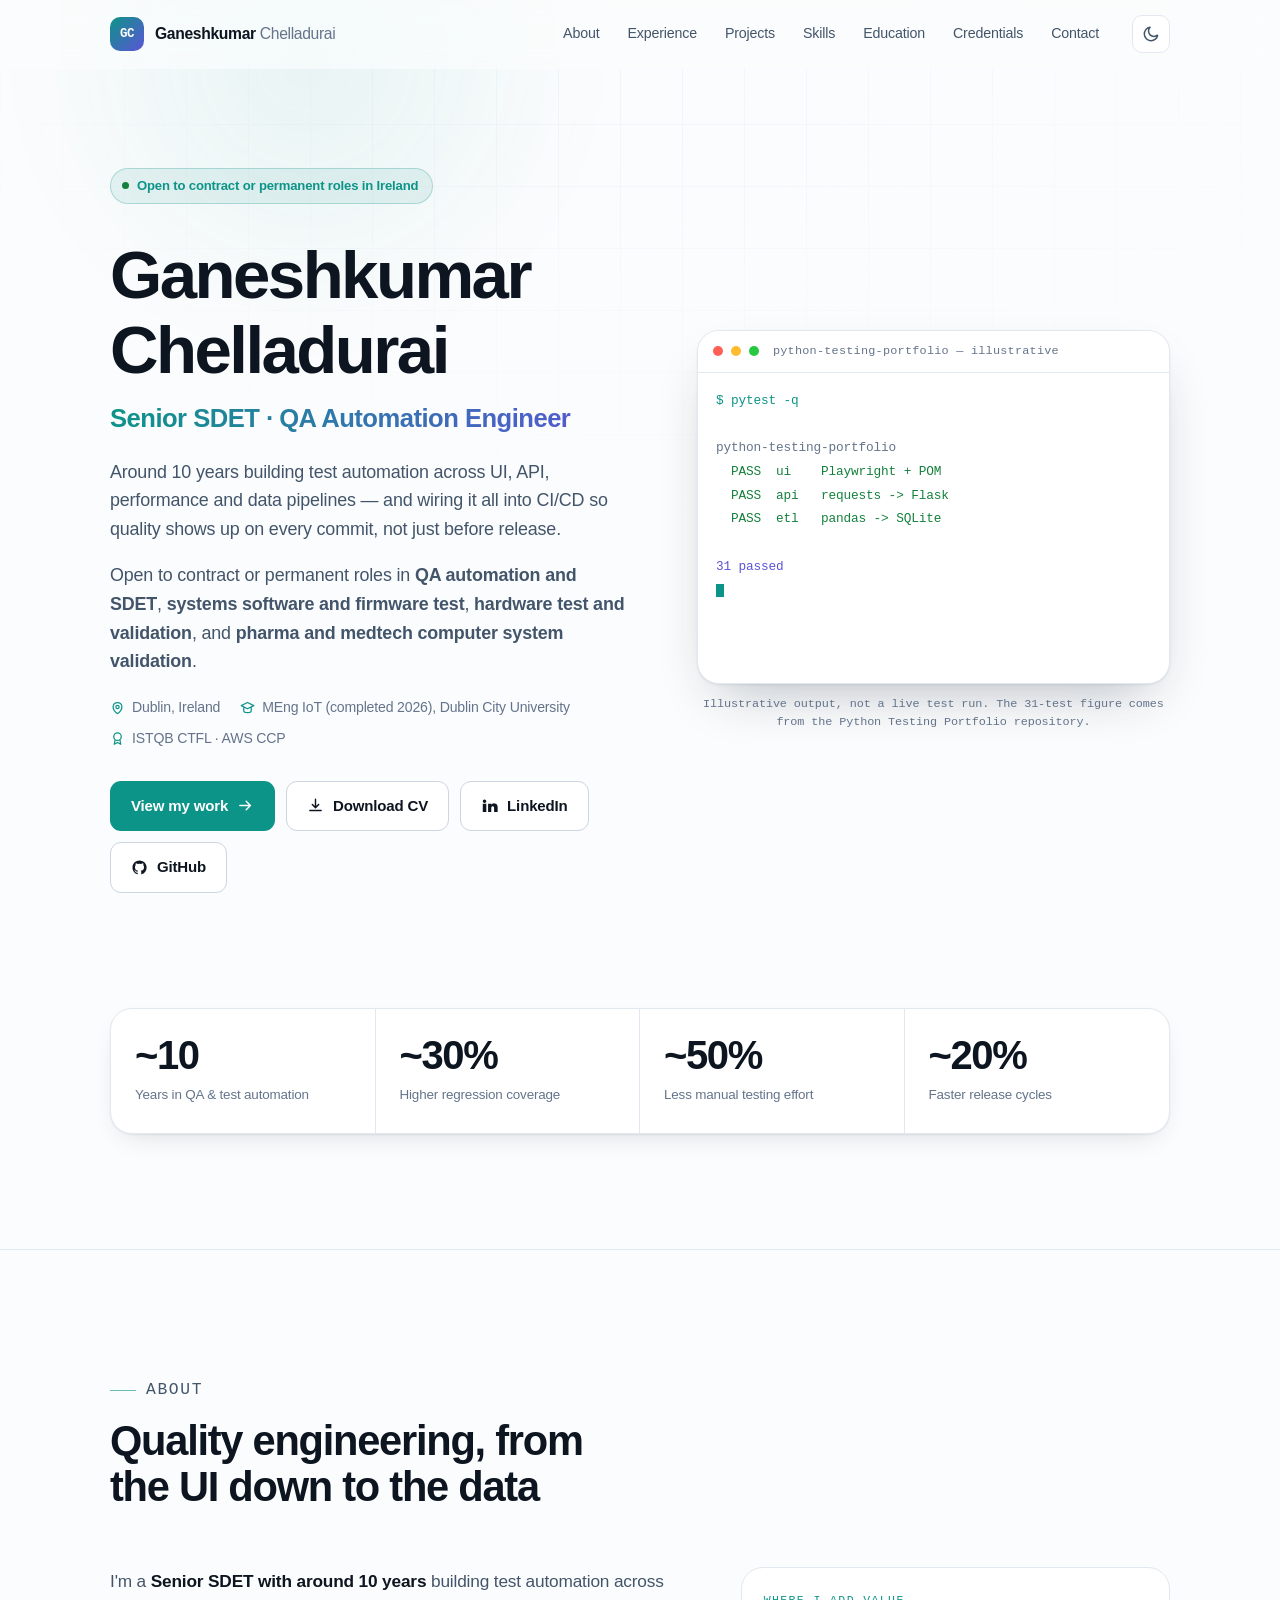
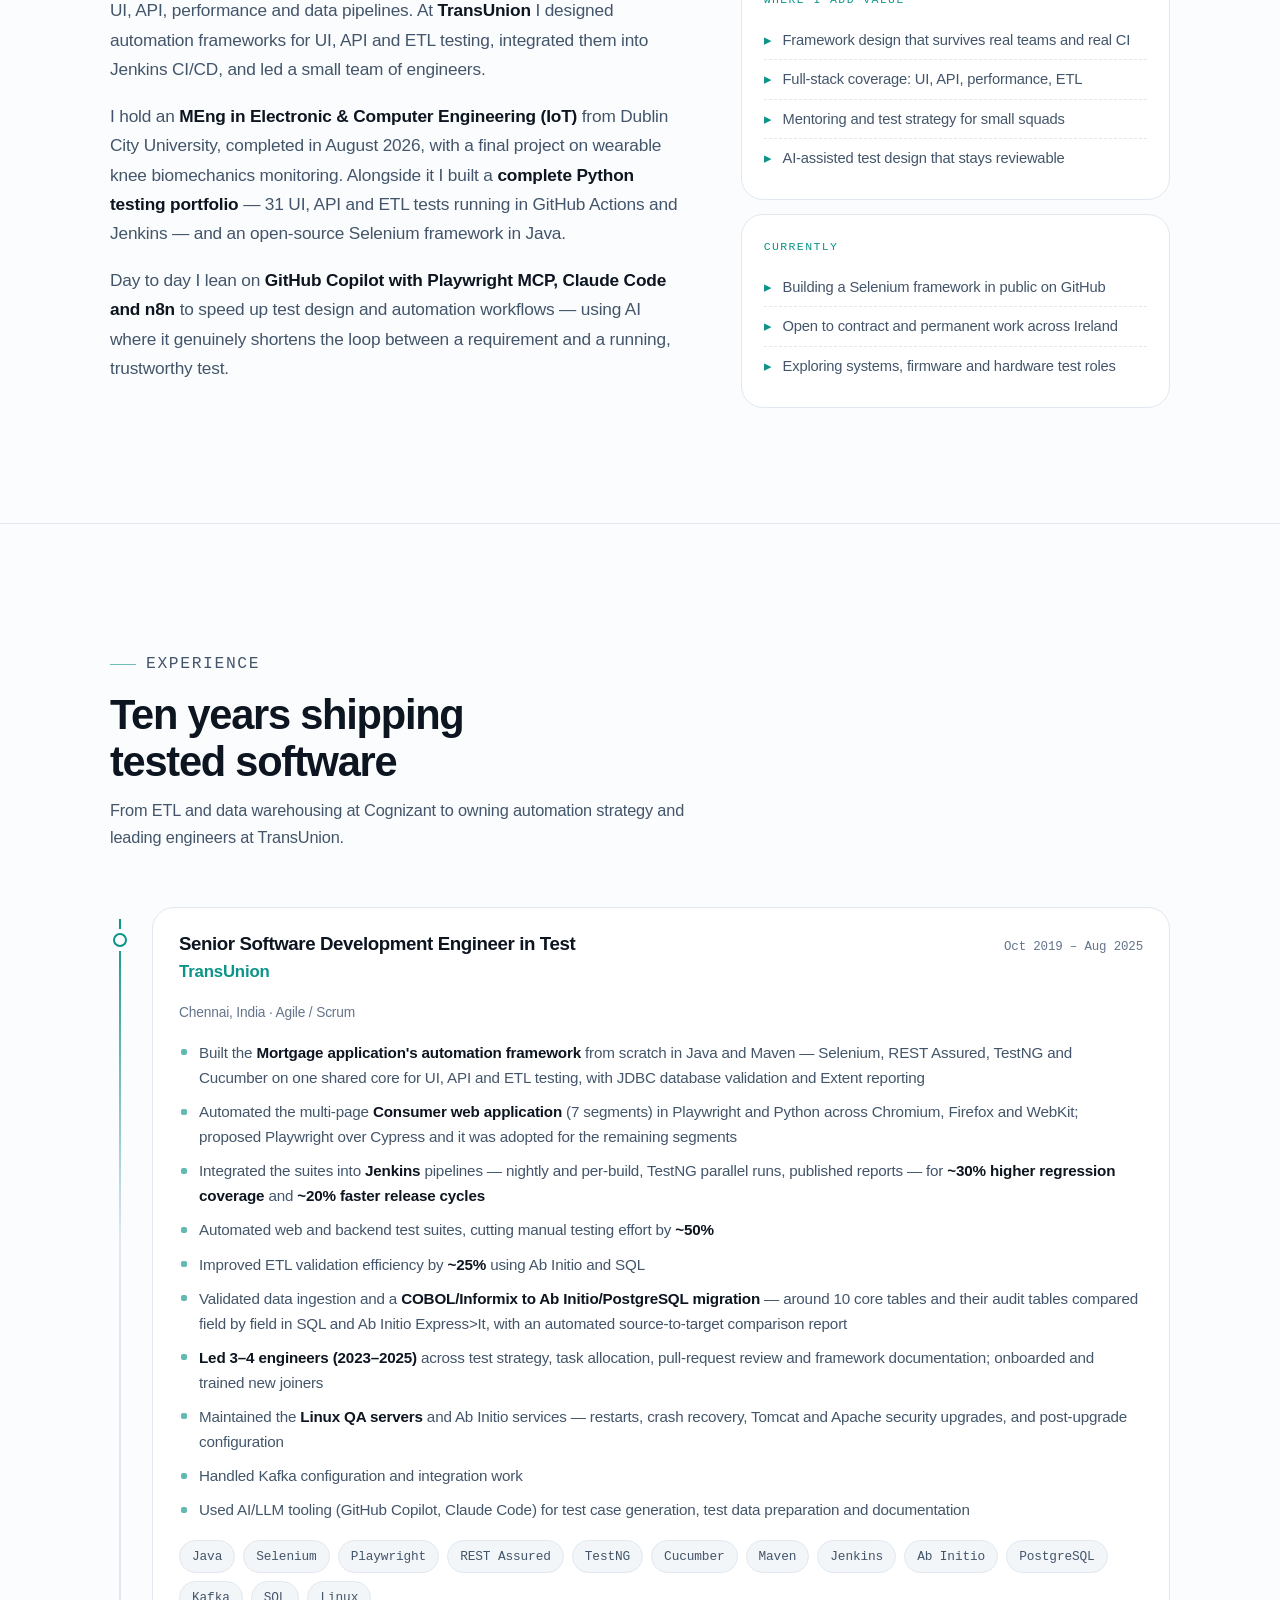
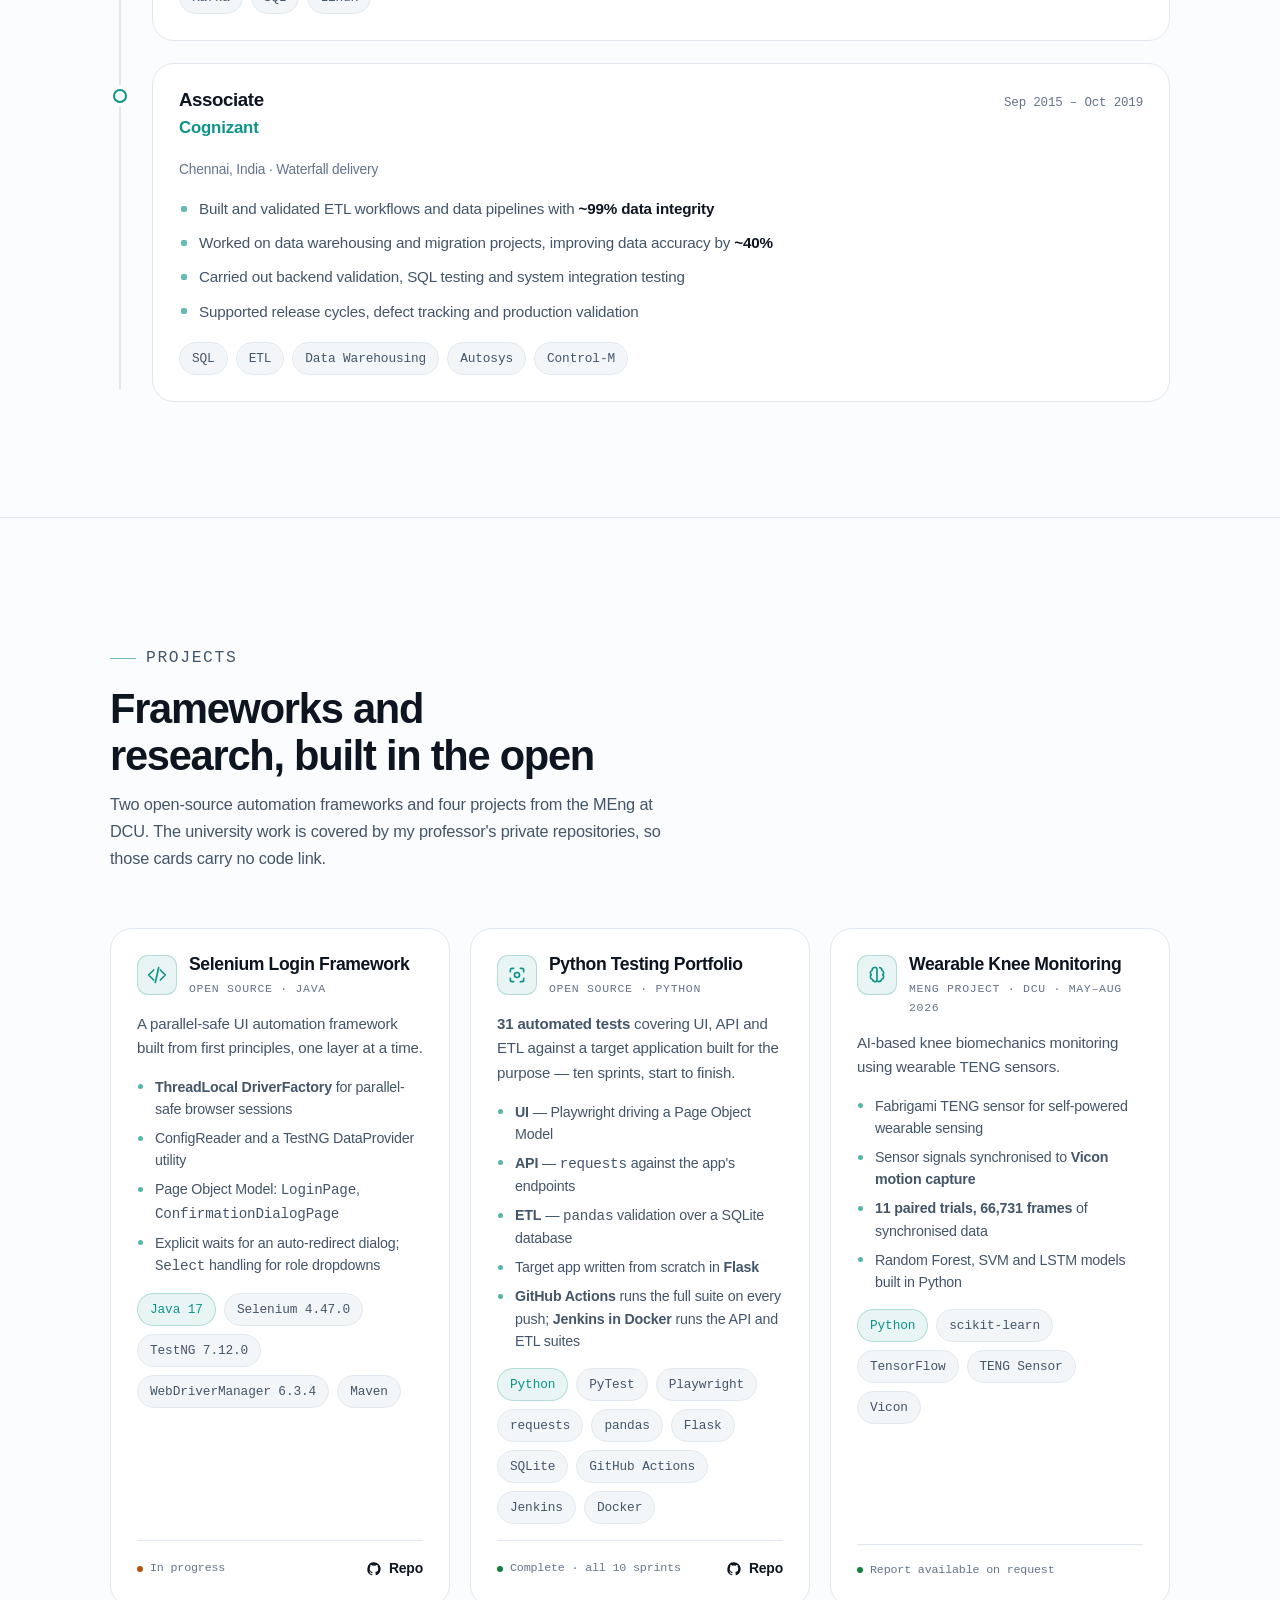
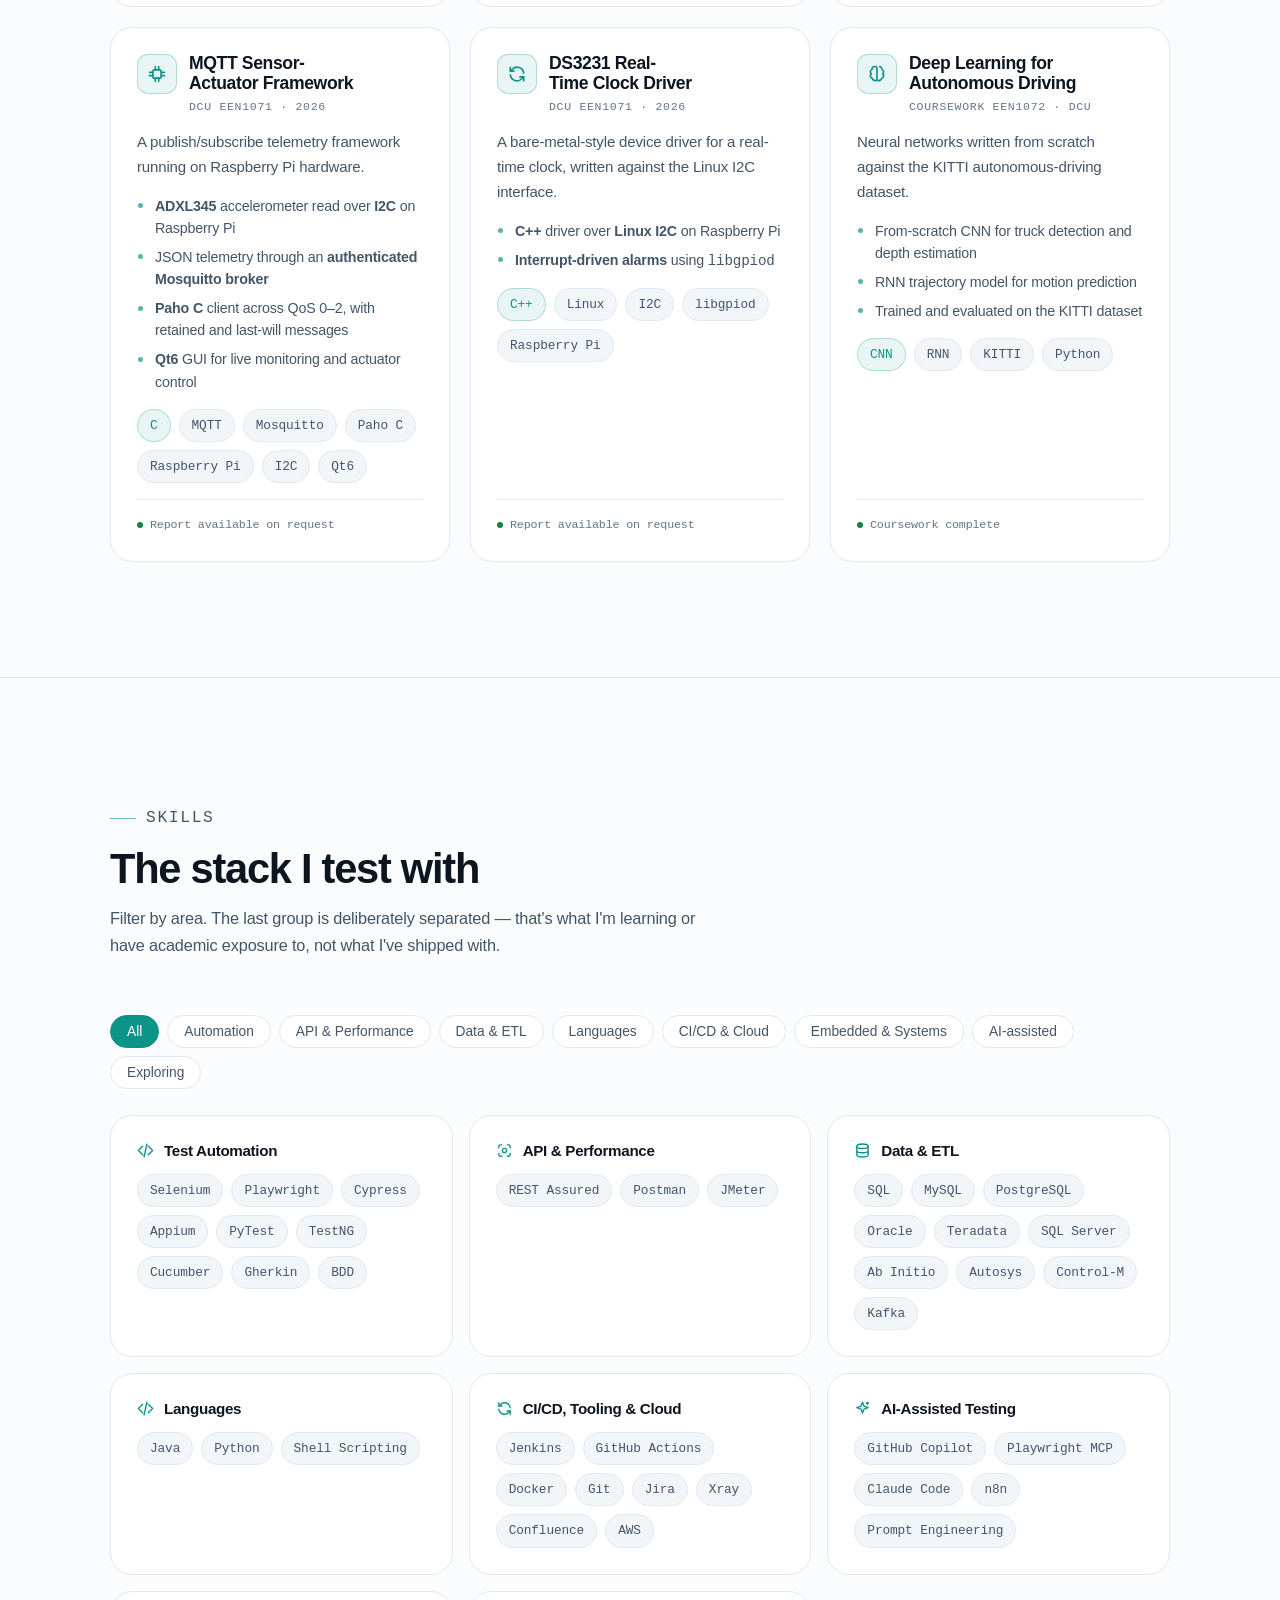
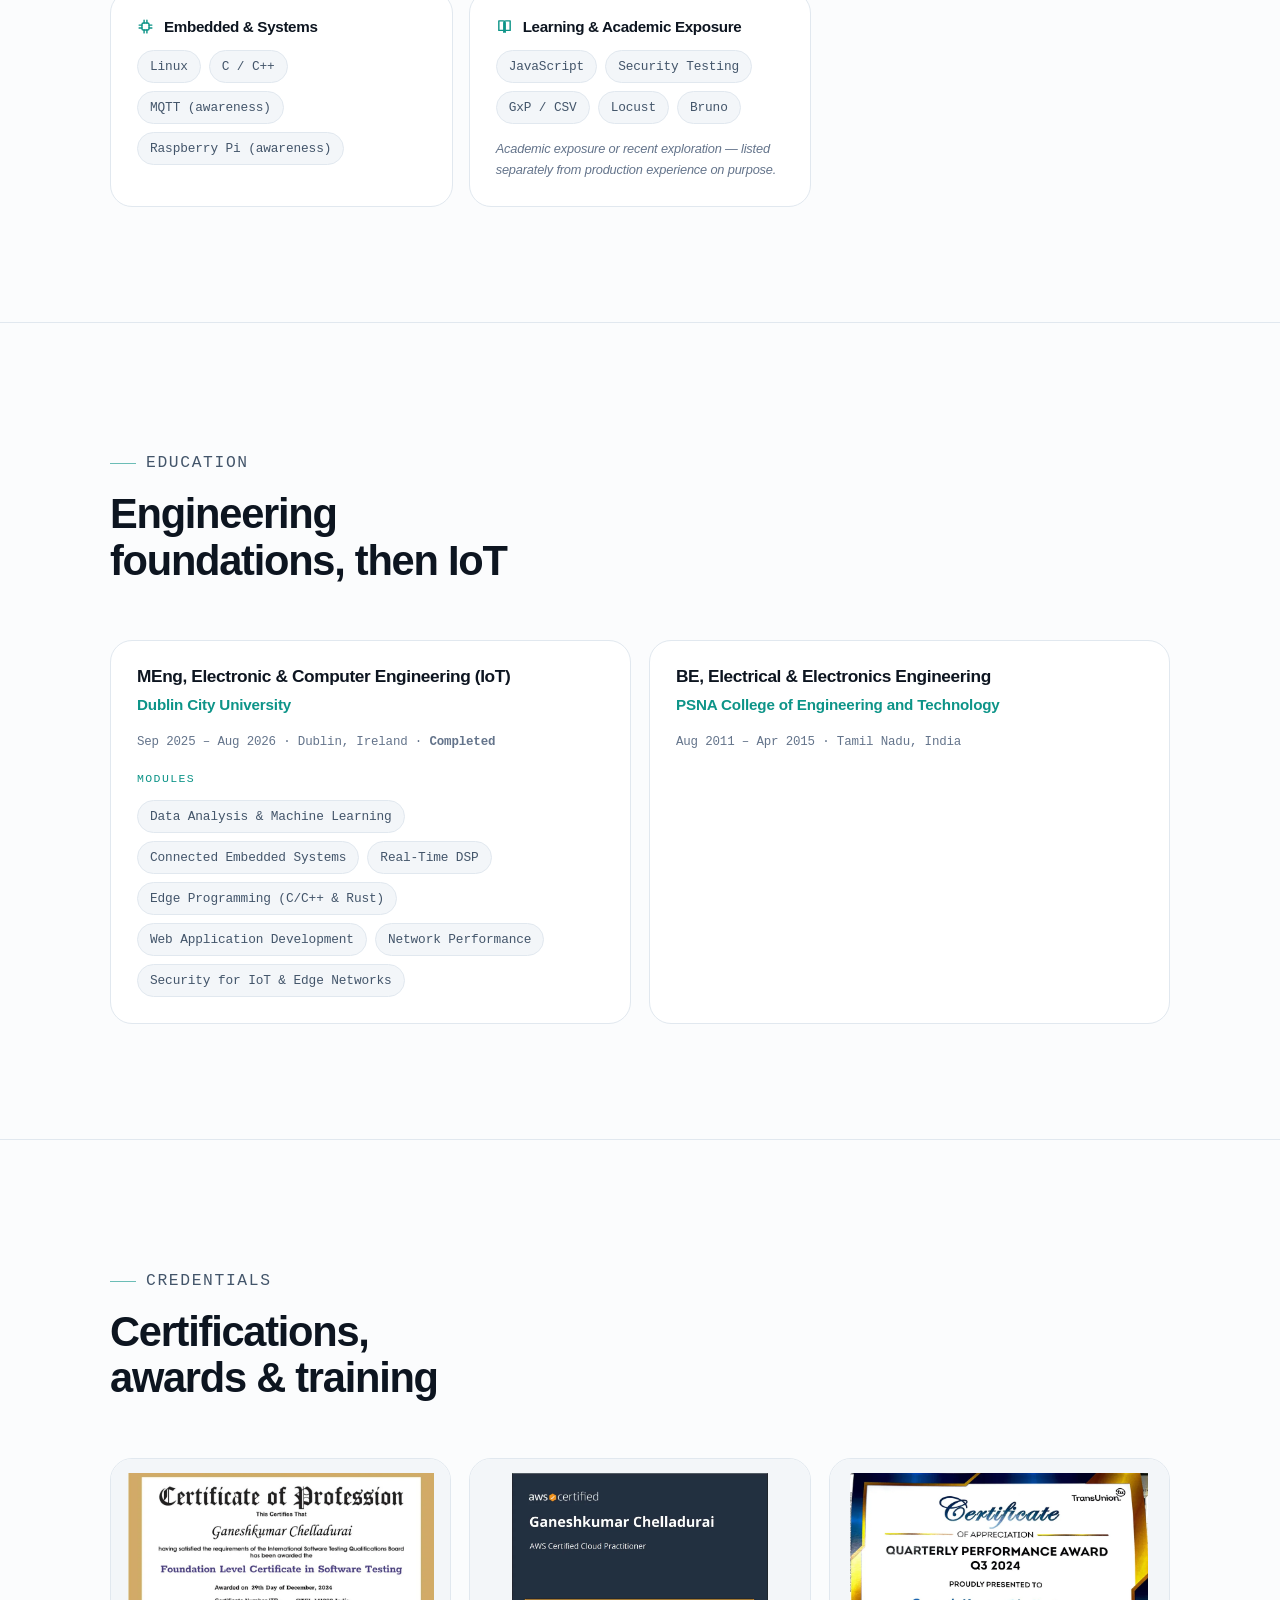
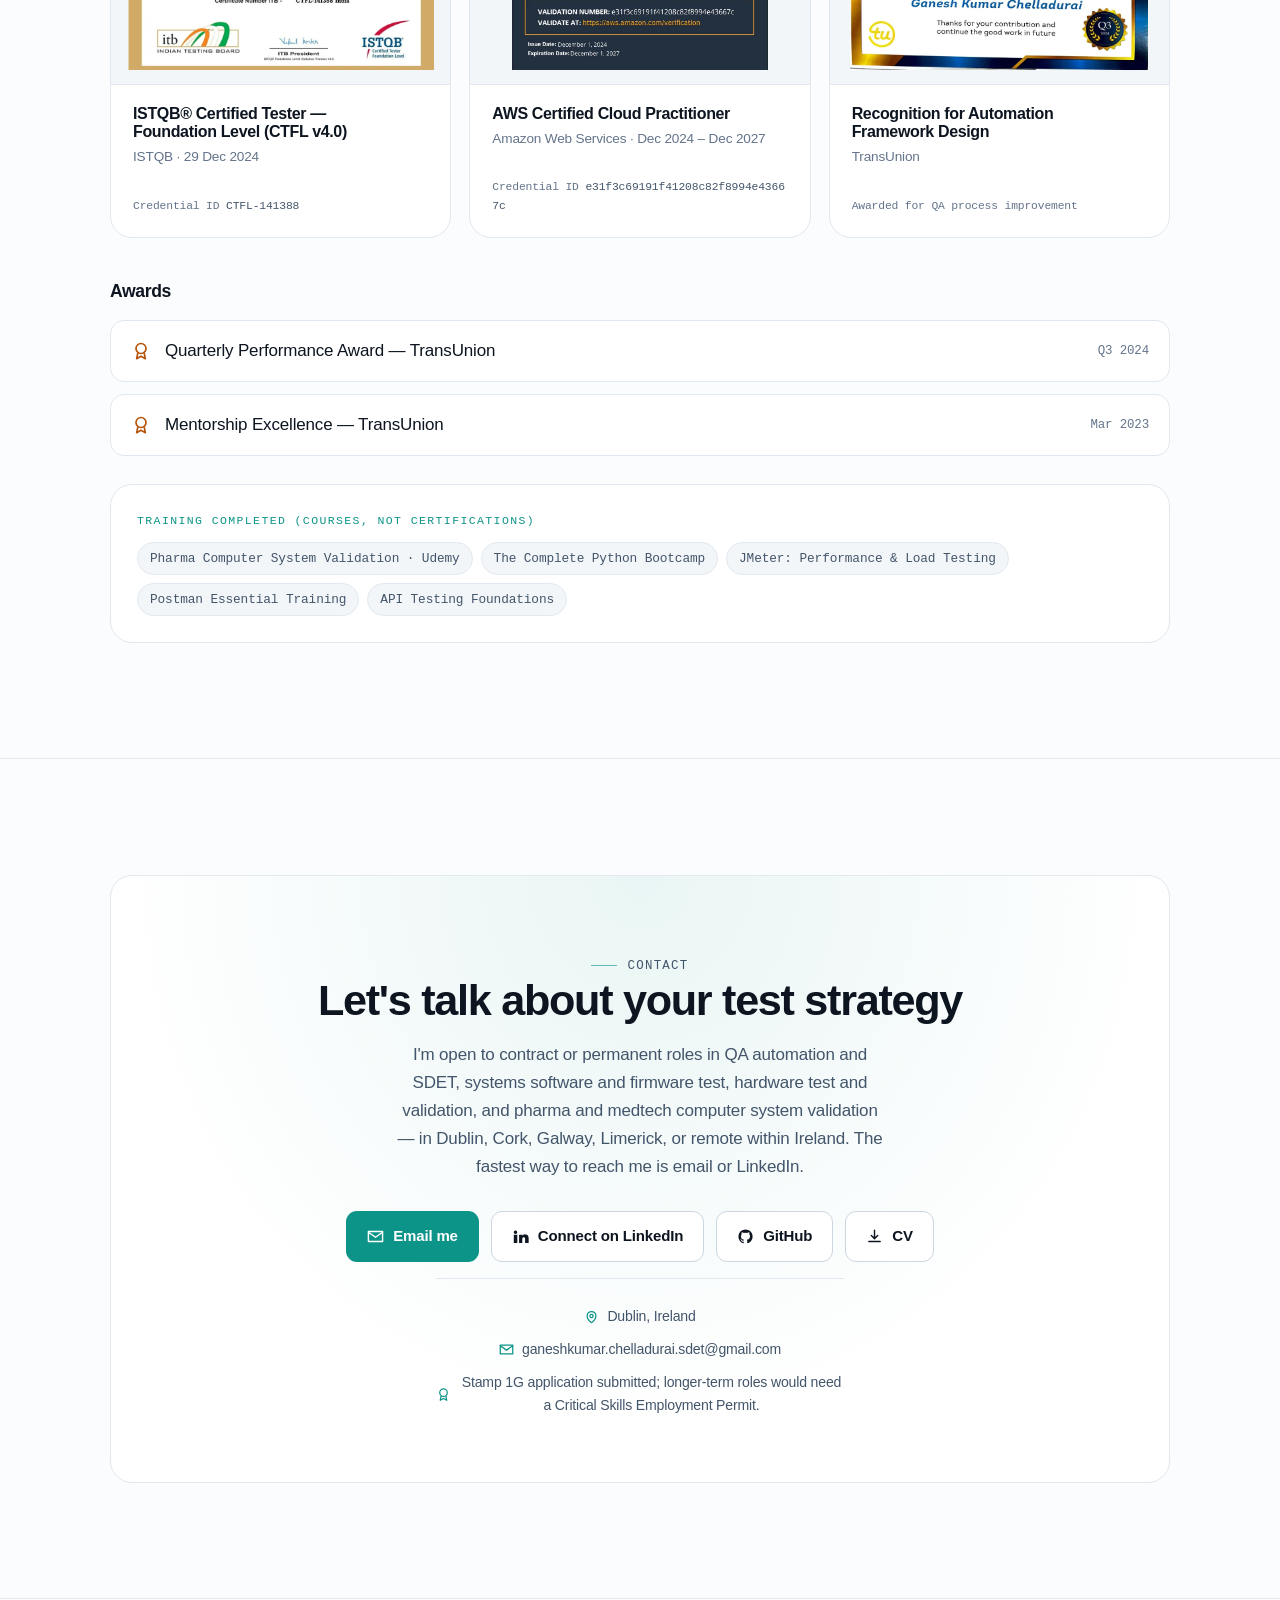
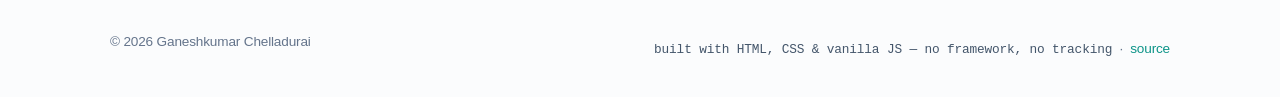
<file: index.html>
<!DOCTYPE html>
<html lang="en" data-theme="dark">
<head>
<meta charset="UTF-8">
<meta name="viewport" content="width=device-width, initial-scale=1">

<title>Ganeshkumar Chelladurai — Senior SDET &amp; QA Automation Engineer</title>
<meta name="description" content="Senior SDET in Dublin with around 10 years in test automation, open to contract or permanent roles in QA automation and SDET, systems software and firmware test, hardware test and validation, and pharma and medtech computer system validation. Dublin, Cork, Galway, Limerick or remote within Ireland.">
<meta name="author" content="Ganeshkumar Chelladurai">
<meta name="theme-color" content="#080B11" media="(prefers-color-scheme: dark)">
<meta name="theme-color" content="#FBFCFD" media="(prefers-color-scheme: light)">
<link rel="canonical" href="https://ganeshkumar-chelladurai-sdet.github.io/portfolio/">

<!-- Open Graph / LinkedIn / Twitter -->
<meta property="og:type" content="profile">
<meta property="og:title" content="Ganeshkumar Chelladurai — Senior SDET &amp; QA Automation Engineer">
<meta property="og:description" content="Senior SDET with around 10 years in test automation. Open to contract or permanent roles in QA automation and SDET, systems and firmware test, hardware validation, and pharma and medtech CSV. Dublin, Cork, Galway, Limerick or remote in Ireland.">
<meta property="og:url" content="https://ganeshkumar-chelladurai-sdet.github.io/portfolio/">
<meta property="og:image" content="https://ganeshkumar-chelladurai-sdet.github.io/portfolio/assets/img/og-cover.jpg">
<meta property="og:image:width" content="1200">
<meta property="og:image:height" content="630">
<meta property="og:image:alt" content="Ganeshkumar Chelladurai, Senior SDET and QA Automation Engineer, Dublin, Ireland">
<meta property="profile:first_name" content="Ganeshkumar">
<meta property="profile:last_name" content="Chelladurai">
<meta name="twitter:card" content="summary_large_image">
<meta name="twitter:title" content="Ganeshkumar Chelladurai — Senior SDET &amp; QA Automation Engineer">
<meta name="twitter:description" content="Senior SDET with around 10 years in test automation. Open to contract or permanent roles in QA automation and SDET, systems and firmware test, hardware validation, and pharma and medtech CSV. Dublin, Cork, Galway, Limerick or remote in Ireland.">
<meta name="twitter:image" content="https://ganeshkumar-chelladurai-sdet.github.io/portfolio/assets/img/og-cover.jpg">

<link rel="icon" href="data:image/svg+xml,%3Csvg xmlns='http://www.w3.org/2000/svg' viewBox='0 0 64 64'%3E%3Crect width='64' height='64' rx='14' fill='%232DD4BF'/%3E%3Ctext x='32' y='43' font-family='monospace' font-size='30' font-weight='700' text-anchor='middle' fill='%23062B28'%3EGC%3C/text%3E%3C/svg%3E">

<!-- No webfonts: the type stack asks the OS for its native UI face
     (SF Pro on Apple devices, Segoe UI on Windows, Roboto on Android). -->
<link rel="stylesheet" href="./assets/css/style.css">

<script>
  // Set the theme before first paint so there is no flash.
  (function () {
    try {
      var saved = localStorage.getItem('gc-theme');
      if (saved === 'light' || saved === 'dark') {
        document.documentElement.setAttribute('data-theme', saved);
      } else if (window.matchMedia('(prefers-color-scheme: light)').matches) {
        document.documentElement.setAttribute('data-theme', 'light');
      }
    } catch (e) { /* storage blocked — keep the dark default */ }

    // Reveal-on-scroll is opt-in: without this class every .reveal stays visible,
    // so the page still reads correctly with no JS at all.
    var root = document.documentElement;
    root.classList.add('js-reveal');

    // Watchdog: after 4s, measure whether anything is ACTUALLY visible rather
    // than trusting that a class was added — a CSS specificity slip can apply
    // .is-in and still leave the page blank. If nothing is showing, give up on
    // the effect and reveal everything.
    window.setTimeout(function () {
      var els = document.querySelectorAll('.reveal');
      for (var i = 0; i < els.length; i++) {
        if (getComputedStyle(els[i]).opacity === '1') return;
      }
      root.classList.remove('js-reveal');
    }, 4000);
  })();
</script>

<script type="application/ld+json">
{
  "@context": "https://schema.org",
  "@type": "Person",
  "name": "Ganeshkumar Chelladurai",
  "jobTitle": "Senior Software Development Engineer in Test",
  "description": "Senior SDET with around 10 years in test automation across UI, API, performance and ETL.",
  "email": "mailto:ganeshkumar.chelladurai.sdet@gmail.com",
  "address": { "@type": "PostalAddress", "addressLocality": "Dublin", "addressCountry": "IE" },
  "alumniOf": [
    { "@type": "CollegeOrUniversity", "name": "Dublin City University" },
    { "@type": "CollegeOrUniversity", "name": "PSNA College of Engineering and Technology" }
  ],
  "knowsAbout": ["Test Automation", "Selenium", "Playwright", "REST Assured", "JMeter", "ETL Testing", "Jenkins", "Python", "Java"],
  "sameAs": [
    "https://www.linkedin.com/in/ganeshkumar-chelladurai-sdet/",
    "https://github.com/ganeshkumar-chelladurai-sdet"
  ]
}
</script>
</head>

<body>
<a class="skip-link" href="#main">Skip to content</a>
<div class="scroll-progress" aria-hidden="true"></div>

<!-- ============ Icon sprite ============ -->
<svg width="0" height="0" style="position:absolute" aria-hidden="true" focusable="false">
  <defs>
    <symbol viewBox="0 0 24 24" id="i-mail"><path d="M2 5h20v14H2z" fill="none" stroke="currentColor" stroke-width="2" stroke-linejoin="round"/><path d="m2 6 10 7 10-7" fill="none" stroke="currentColor" stroke-width="2" stroke-linecap="round" stroke-linejoin="round"/></symbol>
    <symbol viewBox="0 0 24 24" id="i-linkedin"><path d="M4.98 3.5a2.5 2.5 0 1 1 0 5 2.5 2.5 0 0 1 0-5M2.5 9.5h5V21h-5zM10 9.5h4.8v1.6a5 5 0 0 1 4.3-2.1c3 0 4.4 1.9 4.4 5.3V21h-5v-5.6c0-1.5-.5-2.5-1.9-2.5-1 0-1.7.7-2 1.4-.1.3-.1.7-.1 1V21h-4.5z" fill="currentColor"/></symbol>
    <symbol viewBox="0 0 24 24" id="i-github"><path d="M12 2a10 10 0 0 0-3.16 19.49c.5.09.68-.22.68-.48l-.01-1.69c-2.78.6-3.37-1.34-3.37-1.34-.45-1.16-1.11-1.47-1.11-1.47-.91-.62.07-.6.07-.6 1 .07 1.53 1.03 1.53 1.03.9 1.53 2.34 1.09 2.91.83.09-.65.35-1.09.63-1.34-2.22-.25-4.56-1.11-4.56-4.95 0-1.09.39-1.99 1.03-2.69-.1-.25-.45-1.27.1-2.65 0 0 .84-.27 2.75 1.03a9.5 9.5 0 0 1 5 0c1.91-1.3 2.75-1.03 2.75-1.03.55 1.38.2 2.4.1 2.65.64.7 1.03 1.6 1.03 2.69 0 3.85-2.34 4.7-4.57 4.95.36.31.68.92.68 1.85l-.01 2.75c0 .27.18.58.69.48A10 10 0 0 0 12 2" fill="currentColor"/></symbol>
    <symbol viewBox="0 0 24 24" id="i-pin"><path d="M12 22s7-5.4 7-11a7 7 0 1 0-14 0c0 5.6 7 11 7 11" fill="none" stroke="currentColor" stroke-width="2" stroke-linejoin="round"/><circle cx="12" cy="11" r="2.6" fill="none" stroke="currentColor" stroke-width="2"/></symbol>
    <symbol viewBox="0 0 24 24" id="i-download"><path d="M12 3v12m0 0 4.5-4.5M12 15l-4.5-4.5M4 19h16" fill="none" stroke="currentColor" stroke-width="2" stroke-linecap="round" stroke-linejoin="round"/></symbol>
    <symbol viewBox="0 0 24 24" id="i-arrow"><path d="M4 12h15m0 0-6-6m6 6-6 6" fill="none" stroke="currentColor" stroke-width="2" stroke-linecap="round" stroke-linejoin="round"/></symbol>
    <symbol viewBox="0 0 24 24" id="i-sun"><circle cx="12" cy="12" r="4.2" fill="none" stroke="currentColor" stroke-width="2"/><path d="M12 2v2.4M12 19.6V22M2 12h2.4M19.6 12H22M4.9 4.9l1.7 1.7M17.4 17.4l1.7 1.7M19.1 4.9l-1.7 1.7M6.6 17.4l-1.7 1.7" stroke="currentColor" stroke-width="2" stroke-linecap="round"/></symbol>
    <symbol viewBox="0 0 24 24" id="i-moon"><path d="M21 13.2A9 9 0 1 1 10.8 3a7 7 0 0 0 10.2 10.2" fill="none" stroke="currentColor" stroke-width="2" stroke-linejoin="round"/></symbol>
    <symbol viewBox="0 0 24 24" id="i-menu"><path d="M4 7h16M4 12h16M4 17h16" stroke="currentColor" stroke-width="2" stroke-linecap="round"/></symbol>
    <symbol viewBox="0 0 24 24" id="i-award"><circle cx="12" cy="9" r="6" fill="none" stroke="currentColor" stroke-width="2"/><path d="m8.2 14.2-1.4 7 5.2-2.8 5.2 2.8-1.4-7" fill="none" stroke="currentColor" stroke-width="2" stroke-linejoin="round"/></symbol>
    <symbol viewBox="0 0 24 24" id="i-code"><path d="m8 6-6 6 6 6M16 6l6 6-6 6M14 3l-4 18" fill="none" stroke="currentColor" stroke-width="2" stroke-linecap="round" stroke-linejoin="round"/></symbol>
    <symbol viewBox="0 0 24 24" id="i-api"><path d="M4 8V6a2 2 0 0 1 2-2h2M16 4h2a2 2 0 0 1 2 2v2M20 16v2a2 2 0 0 1-2 2h-2M8 20H6a2 2 0 0 1-2-2v-2" fill="none" stroke="currentColor" stroke-width="2" stroke-linecap="round"/><circle cx="12" cy="12" r="3" fill="none" stroke="currentColor" stroke-width="2"/></symbol>
    <symbol viewBox="0 0 24 24" id="i-db"><ellipse cx="12" cy="6" rx="8" ry="3.2" fill="none" stroke="currentColor" stroke-width="2"/><path d="M4 6v12c0 1.8 3.6 3.2 8 3.2s8-1.4 8-3.2V6M4 12c0 1.8 3.6 3.2 8 3.2s8-1.4 8-3.2" fill="none" stroke="currentColor" stroke-width="2"/></symbol>
    <symbol viewBox="0 0 24 24" id="i-cicd"><path d="M20 11A8 8 0 0 0 6.3 6.3L4 8.5M4 13a8 8 0 0 0 13.7 4.7L20 15.5" fill="none" stroke="currentColor" stroke-width="2" stroke-linecap="round"/><path d="M4 4v4.5h4.5M20 20v-4.5h-4.5" fill="none" stroke="currentColor" stroke-width="2" stroke-linecap="round" stroke-linejoin="round"/></symbol>
    <symbol viewBox="0 0 24 24" id="i-spark"><path d="m12 3 2.1 5.6L20 10.7l-5.9 2.1L12 18.4l-2.1-5.6L4 10.7l5.9-2.1zM19 3v3M20.5 4.5h-3" fill="none" stroke="currentColor" stroke-width="2" stroke-linecap="round" stroke-linejoin="round"/></symbol>
    <symbol viewBox="0 0 24 24" id="i-book"><path d="M4 4h6a3 3 0 0 1 3 3v13a2.5 2.5 0 0 0-2.5-2.5H4zM20 4h-6a3 3 0 0 0-3 3v13a2.5 2.5 0 0 1 2.5-2.5H20z" fill="none" stroke="currentColor" stroke-width="2" stroke-linejoin="round"/></symbol>
    <symbol viewBox="0 0 24 24" id="i-cap"><path d="m12 4 10 5-10 5L2 9zM6 11.5V17c0 1.7 2.7 3 6 3s6-1.3 6-3v-5.5" fill="none" stroke="currentColor" stroke-width="2" stroke-linejoin="round"/></symbol>
    <symbol viewBox="0 0 24 24" id="i-chip"><rect x="7" y="7" width="10" height="10" rx="2" fill="none" stroke="currentColor" stroke-width="2"/><path d="M10 3v4M14 3v4M10 17v4M14 17v4M3 10h4M3 14h4M17 10h4M17 14h4" stroke="currentColor" stroke-width="2" stroke-linecap="round"/></symbol>
    <symbol viewBox="0 0 24 24" id="i-brain"><path d="M9.5 3A3.5 3.5 0 0 0 6 6.5 3 3 0 0 0 4 9.3a3 3 0 0 0 1.2 2.4A3 3 0 0 0 4 14.2a3 3 0 0 0 2.3 2.9A3.5 3.5 0 0 0 12 19V5a2 2 0 0 0-2.5-2M14.5 3A3.5 3.5 0 0 1 18 6.5a3 3 0 0 1 2 2.8 3 3 0 0 1-1.2 2.4A3 3 0 0 1 20 14.2a3 3 0 0 1-2.3 2.9A3.5 3.5 0 0 1 12 19" fill="none" stroke="currentColor" stroke-width="2" stroke-linejoin="round"/></symbol>
  </defs>
</svg>

<!-- ============ Header ============ -->
<header class="header">
  <div class="container header-inner">
    <a class="brand" href="#top">
      <span class="brand-mark" aria-hidden="true">GC</span>
      <span class="brand-text">Ganeshkumar <span>Chelladurai</span></span>
    </a>

    <nav class="nav" id="site-nav" aria-label="Section navigation">
      <a href="#about">About</a>
      <a href="#experience">Experience</a>
      <a href="#projects">Projects</a>
      <a href="#skills">Skills</a>
      <a href="#education">Education</a>
      <a href="#credentials">Credentials</a>
      <a href="#contact">Contact</a>
    </nav>

    <button class="icon-btn theme-toggle" type="button" aria-label="Switch to light theme">
      <svg class="sun" aria-hidden="true"><use href="#i-sun"/></svg>
      <svg class="moon" aria-hidden="true"><use href="#i-moon"/></svg>
    </button>

    <button class="icon-btn nav-toggle" type="button" aria-expanded="false" aria-controls="site-nav" aria-label="Open navigation menu">
      <svg aria-hidden="true"><use href="#i-menu"/></svg>
    </button>
  </div>
</header>

<main id="main">

<!-- ============ Hero ============ -->
<section class="hero" id="top">
  <div class="hero-bg" aria-hidden="true"></div>
  <div class="hero-glow" aria-hidden="true"></div>

  <div class="container hero-grid">
    <div>
      <p class="badge reveal"><span class="dot" aria-hidden="true"></span> Open to contract or permanent roles in Ireland</p>

      <h1 class="reveal">Ganeshkumar Chelladurai</h1>
      <p class="hero-role reveal">Senior SDET &middot; QA Automation Engineer</p>

      <p class="hero-sub reveal">
        Around 10 years building test automation across UI, API, performance and data pipelines —
        and wiring it all into CI/CD so quality shows up on every commit, not just before release.
      </p>

      <p class="hero-sub reveal" style="margin-top:14px">
        Open to contract or permanent roles in <strong>QA automation and SDET</strong>,
        <strong>systems software and firmware test</strong>,
        <strong>hardware test and validation</strong>, and
        <strong>pharma and medtech computer system validation</strong>.
      </p>

      <p class="hero-meta reveal">
        <span><svg aria-hidden="true"><use href="#i-pin"/></svg> Dublin, Ireland</span>
        <span><svg aria-hidden="true"><use href="#i-cap"/></svg> MEng IoT (completed 2026), Dublin City University</span>
        <span><svg aria-hidden="true"><use href="#i-award"/></svg> ISTQB CTFL &middot; AWS CCP</span>
      </p>

      <div class="hero-actions reveal">
        <a class="btn btn-primary" href="#projects">
          View my work <svg aria-hidden="true"><use href="#i-arrow"/></svg>
        </a>
        <a class="btn btn-ghost" href="./public/Resume_Senior-SDET_General.pdf" download>
          <svg aria-hidden="true"><use href="#i-download"/></svg> Download CV
        </a>
        <a class="btn btn-ghost" href="https://www.linkedin.com/in/ganeshkumar-chelladurai-sdet/" target="_blank" rel="noopener noreferrer">
          <svg aria-hidden="true"><use href="#i-linkedin"/></svg> LinkedIn
        </a>
        <a class="btn btn-ghost" href="https://github.com/ganeshkumar-chelladurai-sdet" target="_blank" rel="noopener noreferrer">
          <svg aria-hidden="true"><use href="#i-github"/></svg> GitHub
        </a>
      </div>
    </div>

    <div class="reveal">
    <div class="terminal" role="img" aria-label="Illustrative terminal graphic. It shows a pytest run of the Python Testing Portfolio with its UI, API and ETL layers passing, 31 tests in total, running in GitHub Actions and Jenkins in Docker, alongside approximately 30 percent higher regression coverage and approximately 20 percent faster release cycles. It is not the output of a live test run.">
      <div class="terminal-bar" aria-hidden="true">
        <i></i><i></i><i></i>
        <span class="terminal-title">python-testing-portfolio — illustrative</span>
      </div>
      <!-- Final state is rendered server-side; main.js replays it as an animation. -->
      <div class="terminal-body" id="terminal-body" aria-hidden="true"><span class="ln t-prompt">$ pytest -q</span><span class="ln">&nbsp;</span><span class="ln t-dim">python-testing-portfolio</span><span class="ln t-pass">  PASS  ui    Playwright + POM</span><span class="ln t-pass">  PASS  api   requests -&gt; Flask</span><span class="ln t-pass">  PASS  etl   pandas -&gt; SQLite</span><span class="ln">&nbsp;</span><span class="ln t-key">31 passed</span><span class="ln t-dim">CI: GitHub Actions + Jenkins in Docker</span><span class="ln">&nbsp;</span><span class="ln t-warn">~30% higher regression coverage</span><span class="ln t-warn">~20% faster release cycles</span><span class="ln">&nbsp;</span><span class="ln t-prompt">$ open-to-work --loc &quot;Dublin, IE&quot; --remote</span></div>
    </div>
    <p class="terminal-note">Illustrative output, not a live test run. The 31-test figure comes from the Python Testing Portfolio repository.</p>
    </div>
  </div>
</section>

<!-- ============ Stats ============ -->
<section class="section" style="padding-top:0" aria-label="Career highlights">
  <div class="container">
    <div class="stats reveal">
      <div class="stat">
        <div class="stat-num"><span data-count="10" data-prefix="~">~10</span></div>
        <div class="stat-label">Years in QA &amp; test automation</div>
      </div>
      <div class="stat">
        <div class="stat-num"><span data-count="30" data-prefix="~" data-suffix="%">~30%</span></div>
        <div class="stat-label">Higher regression coverage</div>
      </div>
      <div class="stat">
        <div class="stat-num"><span data-count="50" data-prefix="~" data-suffix="%">~50%</span></div>
        <div class="stat-label">Less manual testing effort</div>
      </div>
      <div class="stat">
        <div class="stat-num"><span data-count="20" data-prefix="~" data-suffix="%">~20%</span></div>
        <div class="stat-label">Faster release cycles</div>
      </div>
    </div>
  </div>
</section>

<!-- ============ About ============ -->
<section class="section" id="about">
  <div class="container">
    <div class="section-head reveal">
      <p class="section-num">About</p>
      <h2>Quality engineering, from the UI down to the data</h2>
    </div>

    <div class="about-grid">
      <div class="about-prose reveal">
        <p>
          I'm a <strong>Senior SDET with around 10 years</strong> building test automation across UI, API,
          performance and data pipelines. At <strong>TransUnion</strong> I designed automation frameworks
          for UI, API and ETL testing, integrated them into Jenkins CI/CD, and led a small team of engineers.
        </p>
        <p>
          I hold an <strong>MEng in Electronic &amp; Computer Engineering (IoT)</strong> from
          Dublin City University, completed in August 2026, with a final project on wearable knee
          biomechanics monitoring. Alongside it I built a
          <strong>complete Python testing portfolio</strong> — 31 UI, API and ETL tests running in
          GitHub Actions and Jenkins — and an open-source Selenium framework in Java.
        </p>
        <p>
          Day to day I lean on <strong>GitHub Copilot with Playwright MCP, Claude Code and n8n</strong>
          to speed up test design and automation workflows — using AI where it genuinely shortens the
          loop between a requirement and a running, trustworthy test.
        </p>
      </div>

      <div class="about-aside">
        <div class="card reveal">
          <p class="aside-label">Where I add value</p>
          <ul class="aside-list">
            <li>Framework design that survives real teams and real CI</li>
            <li>Full-stack coverage: UI, API, performance, ETL</li>
            <li>Mentoring and test strategy for small squads</li>
            <li>AI-assisted test design that stays reviewable</li>
          </ul>
        </div>
        <div class="card reveal">
          <p class="aside-label">Currently</p>
          <ul class="aside-list">
            <li>Building a Selenium framework in public on GitHub</li>
            <li>Open to contract and permanent work across Ireland</li>
            <li>Exploring systems, firmware and hardware test roles</li>
          </ul>
        </div>
      </div>
    </div>
  </div>
</section>

<!-- ============ Experience ============ -->
<section class="section" id="experience">
  <div class="container">
    <div class="section-head reveal">
      <p class="section-num">Experience</p>
      <h2>Ten years shipping tested software</h2>
      <p>From ETL and data warehousing at Cognizant to owning automation strategy and leading engineers at TransUnion.</p>
    </div>

    <div class="timeline">
      <article class="tl-item reveal">
        <div class="card">
          <div class="tl-head">
            <h3>Senior Software Development Engineer in Test</h3>
            <span class="tl-when">Oct 2019 &ndash; Aug 2025</span>
          </div>
          <p class="tl-org">TransUnion</p>
          <p class="tl-where">Chennai, India &middot; Agile / Scrum</p>
          <ul class="tl-list">
            <li>Built the <strong>Mortgage application's automation framework</strong> from scratch in Java and Maven — Selenium, REST Assured, TestNG and Cucumber on one shared core for UI, API and ETL testing, with JDBC database validation and Extent reporting</li>
            <li>Automated the multi-page <strong>Consumer web application</strong> (7 segments) in Playwright and Python across Chromium, Firefox and WebKit; proposed Playwright over Cypress and it was adopted for the remaining segments</li>
            <li>Integrated the suites into <strong>Jenkins</strong> pipelines — nightly and per-build, TestNG parallel runs, published reports — for <strong>~30% higher regression coverage</strong> and <strong>~20% faster release cycles</strong></li>
            <li>Automated web and backend test suites, cutting manual testing effort by <strong>~50%</strong></li>
            <li>Improved ETL validation efficiency by <strong>~25%</strong> using Ab Initio and SQL</li>
            <li>Validated data ingestion and a <strong>COBOL/Informix to Ab Initio/PostgreSQL migration</strong> — around 10 core tables and their audit tables compared field by field in SQL and Ab Initio Express&gt;It, with an automated source-to-target comparison report</li>
            <li><strong>Led 3&ndash;4 engineers (2023&ndash;2025)</strong> across test strategy, task allocation, pull-request review and framework documentation; onboarded and trained new joiners</li>
            <li>Maintained the <strong>Linux QA servers</strong> and Ab Initio services — restarts, crash recovery, Tomcat and Apache security upgrades, and post-upgrade configuration</li>
            <li>Handled Kafka configuration and integration work</li>
            <li>Used AI/LLM tooling (GitHub Copilot, Claude Code) for test case generation, test data preparation and documentation</li>
          </ul>
          <div class="chip-row" style="margin-top:18px">
            <span class="chip">Java</span><span class="chip">Selenium</span><span class="chip">Playwright</span>
            <span class="chip">REST Assured</span><span class="chip">TestNG</span><span class="chip">Cucumber</span>
            <span class="chip">Maven</span><span class="chip">Jenkins</span><span class="chip">Ab Initio</span>
            <span class="chip">PostgreSQL</span><span class="chip">Kafka</span><span class="chip">SQL</span><span class="chip">Linux</span>
          </div>
        </div>
      </article>

      <article class="tl-item reveal">
        <div class="card">
          <div class="tl-head">
            <h3>Associate</h3>
            <span class="tl-when">Sep 2015 &ndash; Oct 2019</span>
          </div>
          <p class="tl-org">Cognizant</p>
          <p class="tl-where">Chennai, India &middot; Waterfall delivery</p>
          <ul class="tl-list">
            <li>Built and validated ETL workflows and data pipelines with <strong>~99% data integrity</strong></li>
            <li>Worked on data warehousing and migration projects, improving data accuracy by <strong>~40%</strong></li>
            <li>Carried out backend validation, SQL testing and system integration testing</li>
            <li>Supported release cycles, defect tracking and production validation</li>
          </ul>
          <div class="chip-row" style="margin-top:18px">
            <span class="chip">SQL</span><span class="chip">ETL</span><span class="chip">Data Warehousing</span>
            <span class="chip">Autosys</span><span class="chip">Control-M</span>
          </div>
        </div>
      </article>
    </div>
  </div>
</section>

<!-- ============ Projects ============ -->
<section class="section" id="projects">
  <div class="container">
    <div class="section-head reveal">
      <p class="section-num">Projects</p>
      <h2>Frameworks and research, built in the open</h2>
      <p>Two open-source automation frameworks and four projects from the MEng at DCU. The university work is covered by my professor's private repositories, so those cards carry no code link.</p>
    </div>

    <div class="projects">
      <article class="card project reveal">
        <div class="project-top">
          <span class="project-icon" aria-hidden="true"><svg><use href="#i-code"/></svg></span>
          <div>
            <h3>Selenium Login Framework</h3>
            <span class="project-kind">Open source &middot; Java</span>
          </div>
        </div>
        <p>A parallel-safe UI automation framework built from first principles, one layer at a time.</p>
        <ul class="project-points">
          <li><strong>ThreadLocal DriverFactory</strong> for parallel-safe browser sessions</li>
          <li>ConfigReader and a TestNG DataProvider utility</li>
          <li>Page Object Model: <code>LoginPage</code>, <code>ConfirmationDialogPage</code></li>
          <li>Explicit waits for an auto-redirect dialog; <code>Select</code> handling for role dropdowns</li>
        </ul>
        <div class="chip-row" style="margin-bottom:16px">
          <span class="chip chip-accent">Java 17</span><span class="chip">Selenium 4.47.0</span>
          <span class="chip">TestNG 7.12.0</span><span class="chip">WebDriverManager 6.3.4</span><span class="chip">Maven</span>
        </div>
        <div class="project-foot">
          <span class="status">In progress</span>
          <a class="project-link" href="https://github.com/ganeshkumar-chelladurai-sdet/SeleniumLoginFramework" target="_blank" rel="noopener noreferrer">
            <svg aria-hidden="true"><use href="#i-github"/></svg> Repo
          </a>
        </div>
      </article>

      <article class="card project reveal">
        <div class="project-top">
          <span class="project-icon" aria-hidden="true"><svg><use href="#i-api"/></svg></span>
          <div>
            <h3>Python Testing Portfolio</h3>
            <span class="project-kind">Open source &middot; Python</span>
          </div>
        </div>
        <p><strong>31 automated tests</strong> covering UI, API and ETL against a target application
        built for the purpose — ten sprints, start to finish.</p>
        <ul class="project-points">
          <li><strong>UI</strong> — Playwright driving a Page Object Model</li>
          <li><strong>API</strong> — <code>requests</code> against the app's endpoints</li>
          <li><strong>ETL</strong> — <code>pandas</code> validation over a SQLite database</li>
          <li>Target app written from scratch in <strong>Flask</strong></li>
          <li><strong>GitHub Actions</strong> runs the full suite on every push; <strong>Jenkins in Docker</strong> runs the API and ETL suites</li>
        </ul>
        <div class="chip-row" style="margin-bottom:16px">
          <span class="chip chip-accent">Python</span><span class="chip">PyTest</span><span class="chip">Playwright</span>
          <span class="chip">requests</span><span class="chip">pandas</span><span class="chip">Flask</span>
          <span class="chip">SQLite</span><span class="chip">GitHub Actions</span><span class="chip">Jenkins</span><span class="chip">Docker</span>
        </div>
        <div class="project-foot">
          <span class="status is-live">Complete &middot; all 10 sprints</span>
          <a class="project-link" href="https://github.com/ganeshkumar-chelladurai-sdet/python-testing-portfolio" target="_blank" rel="noopener noreferrer">
            <svg aria-hidden="true"><use href="#i-github"/></svg> Repo
          </a>
        </div>
      </article>

      <article class="card project reveal">
        <div class="project-top">
          <span class="project-icon" aria-hidden="true"><svg><use href="#i-brain"/></svg></span>
          <div>
            <h3>Wearable Knee Monitoring</h3>
            <span class="project-kind">MEng project &middot; DCU &middot; May&ndash;Aug 2026</span>
          </div>
        </div>
        <p>AI-based knee biomechanics monitoring using wearable TENG sensors.</p>
        <ul class="project-points">
          <li>Fabrigami TENG sensor for self-powered wearable sensing</li>
          <li>Sensor signals synchronised to <strong>Vicon motion capture</strong></li>
          <li><strong>11 paired trials, 66,731 frames</strong> of synchronised data</li>
          <li>Random Forest, SVM and LSTM models built in Python</li>
        </ul>
        <div class="chip-row" style="margin-bottom:16px">
          <span class="chip chip-accent">Python</span><span class="chip">scikit-learn</span>
          <span class="chip">TensorFlow</span><span class="chip">TENG Sensor</span><span class="chip">Vicon</span>
        </div>
        <div class="project-foot">
          <span class="status is-live">Report available on request</span>
        </div>
      </article>

      <article class="card project reveal">
        <div class="project-top">
          <span class="project-icon" aria-hidden="true"><svg><use href="#i-chip"/></svg></span>
          <div>
            <h3>MQTT Sensor-Actuator Framework</h3>
            <span class="project-kind">DCU EEN1071 &middot; 2026</span>
          </div>
        </div>
        <p>A publish/subscribe telemetry framework running on Raspberry Pi hardware.</p>
        <ul class="project-points">
          <li><strong>ADXL345</strong> accelerometer read over <strong>I2C</strong> on Raspberry Pi</li>
          <li>JSON telemetry through an <strong>authenticated Mosquitto broker</strong></li>
          <li><strong>Paho C</strong> client across QoS 0&ndash;2, with retained and last-will messages</li>
          <li><strong>Qt6</strong> GUI for live monitoring and actuator control</li>
        </ul>
        <div class="chip-row" style="margin-bottom:16px">
          <span class="chip chip-accent">C</span><span class="chip">MQTT</span><span class="chip">Mosquitto</span>
          <span class="chip">Paho C</span><span class="chip">Raspberry Pi</span><span class="chip">I2C</span><span class="chip">Qt6</span>
        </div>
        <div class="project-foot">
          <span class="status is-live">Report available on request</span>
        </div>
      </article>

      <article class="card project reveal">
        <div class="project-top">
          <span class="project-icon" aria-hidden="true"><svg><use href="#i-cicd"/></svg></span>
          <div>
            <h3>DS3231 Real-Time Clock Driver</h3>
            <span class="project-kind">DCU EEN1071 &middot; 2026</span>
          </div>
        </div>
        <p>A bare-metal-style device driver for a real-time clock, written against the Linux I2C interface.</p>
        <ul class="project-points">
          <li><strong>C++</strong> driver over <strong>Linux I2C</strong> on Raspberry Pi</li>
          <li><strong>Interrupt-driven alarms</strong> using <code>libgpiod</code></li>
        </ul>
        <div class="chip-row" style="margin-bottom:16px">
          <span class="chip chip-accent">C++</span><span class="chip">Linux</span>
          <span class="chip">I2C</span><span class="chip">libgpiod</span><span class="chip">Raspberry Pi</span>
        </div>
        <div class="project-foot">
          <span class="status is-live">Report available on request</span>
        </div>
      </article>

      <article class="card project reveal">
        <div class="project-top">
          <span class="project-icon" aria-hidden="true"><svg><use href="#i-brain"/></svg></span>
          <div>
            <h3>Deep Learning for Autonomous Driving</h3>
            <span class="project-kind">Coursework EEN1072 &middot; DCU</span>
          </div>
        </div>
        <p>Neural networks written from scratch against the KITTI autonomous-driving dataset.</p>
        <ul class="project-points">
          <li>From-scratch CNN for truck detection and depth estimation</li>
          <li>RNN trajectory model for motion prediction</li>
          <li>Trained and evaluated on the KITTI dataset</li>
        </ul>
        <div class="chip-row" style="margin-bottom:16px">
          <span class="chip chip-accent">CNN</span><span class="chip">RNN</span>
          <span class="chip">KITTI</span><span class="chip">Python</span>
        </div>
        <div class="project-foot">
          <span class="status is-live">Coursework complete</span>
        </div>
      </article>
    </div>
  </div>
</section>

<!-- ============ Skills ============ -->
<section class="section" id="skills">
  <div class="container">
    <div class="section-head reveal">
      <p class="section-num">Skills</p>
      <h2>The stack I test with</h2>
      <p>Filter by area. The last group is deliberately separated — that's what I'm learning or have academic exposure to, not what I've shipped with.</p>
    </div>

    <div class="skill-filters reveal" role="group" aria-label="Filter skills by area">
      <button class="filter-btn" type="button" data-filter="all" aria-pressed="true">All</button>
      <button class="filter-btn" type="button" data-filter="automation" aria-pressed="false">Automation</button>
      <button class="filter-btn" type="button" data-filter="api" aria-pressed="false">API &amp; Performance</button>
      <button class="filter-btn" type="button" data-filter="data" aria-pressed="false">Data &amp; ETL</button>
      <button class="filter-btn" type="button" data-filter="lang" aria-pressed="false">Languages</button>
      <button class="filter-btn" type="button" data-filter="cicd" aria-pressed="false">CI/CD &amp; Cloud</button>
      <button class="filter-btn" type="button" data-filter="embedded" aria-pressed="false">Embedded &amp; Systems</button>
      <button class="filter-btn" type="button" data-filter="ai" aria-pressed="false">AI-assisted</button>
      <button class="filter-btn" type="button" data-filter="learning" aria-pressed="false">Exploring</button>
    </div>

    <div class="skill-groups">
      <div class="card skill-group reveal" data-cat="automation">
        <h3><svg aria-hidden="true"><use href="#i-code"/></svg> Test Automation</h3>
        <div class="chip-row">
          <span class="chip">Selenium</span><span class="chip">Playwright</span><span class="chip">Cypress</span>
          <span class="chip">Appium</span><span class="chip">PyTest</span><span class="chip">TestNG</span>
          <span class="chip">Cucumber</span><span class="chip">Gherkin</span><span class="chip">BDD</span>
        </div>
      </div>

      <div class="card skill-group reveal" data-cat="api">
        <h3><svg aria-hidden="true"><use href="#i-api"/></svg> API &amp; Performance</h3>
        <div class="chip-row">
          <span class="chip">REST Assured</span><span class="chip">Postman</span><span class="chip">JMeter</span>
        </div>
      </div>

      <div class="card skill-group reveal" data-cat="data">
        <h3><svg aria-hidden="true"><use href="#i-db"/></svg> Data &amp; ETL</h3>
        <div class="chip-row">
          <span class="chip">SQL</span><span class="chip">MySQL</span><span class="chip">PostgreSQL</span>
          <span class="chip">Oracle</span><span class="chip">Teradata</span><span class="chip">SQL Server</span>
          <span class="chip">Ab Initio</span><span class="chip">Autosys</span><span class="chip">Control-M</span>
          <span class="chip">Kafka</span>
        </div>
      </div>

      <div class="card skill-group reveal" data-cat="lang">
        <h3><svg aria-hidden="true"><use href="#i-code"/></svg> Languages</h3>
        <div class="chip-row">
          <span class="chip">Java</span><span class="chip">Python</span><span class="chip">Shell Scripting</span>
        </div>
      </div>

      <div class="card skill-group reveal" data-cat="cicd">
        <h3><svg aria-hidden="true"><use href="#i-cicd"/></svg> CI/CD, Tooling &amp; Cloud</h3>
        <div class="chip-row">
          <span class="chip">Jenkins</span><span class="chip">GitHub Actions</span><span class="chip">Docker</span>
          <span class="chip">Git</span><span class="chip">Jira</span><span class="chip">Xray</span>
          <span class="chip">Confluence</span><span class="chip">AWS</span>
        </div>
      </div>

      <div class="card skill-group reveal" data-cat="ai">
        <h3><svg aria-hidden="true"><use href="#i-spark"/></svg> AI-Assisted Testing</h3>
        <div class="chip-row">
          <span class="chip">GitHub Copilot</span><span class="chip">Playwright MCP</span>
          <span class="chip">Claude Code</span><span class="chip">n8n</span><span class="chip">Prompt Engineering</span>
        </div>
      </div>

      <div class="card skill-group reveal" data-cat="embedded">
        <h3><svg aria-hidden="true"><use href="#i-chip"/></svg> Embedded &amp; Systems</h3>
        <div class="chip-row">
          <span class="chip">Linux</span><span class="chip">C / C++</span>
          <span class="chip">MQTT (awareness)</span><span class="chip">Raspberry Pi (awareness)</span>
        </div>
      </div>

      <div class="card skill-group reveal" data-cat="learning">
        <h3><svg aria-hidden="true"><use href="#i-book"/></svg> Learning &amp; Academic Exposure</h3>
        <div class="chip-row">
          <span class="chip">JavaScript</span>
          <span class="chip">Security Testing</span><span class="chip">GxP / CSV</span>
          <span class="chip">Locust</span><span class="chip">Bruno</span>
        </div>
        <p class="skill-note">Academic exposure or recent exploration — listed separately from production experience on purpose.</p>
      </div>
    </div>
  </div>
</section>

<!-- ============ Education ============ -->
<section class="section" id="education">
  <div class="container">
    <div class="section-head reveal">
      <p class="section-num">Education</p>
      <h2>Engineering foundations, then IoT</h2>
    </div>

    <div class="edu-grid">
      <article class="card reveal">
        <h3 class="edu-degree">MEng, Electronic &amp; Computer Engineering (IoT)</h3>
        <p class="edu-school">Dublin City University</p>
        <p class="edu-when">Sep 2025 &ndash; Aug 2026 &middot; Dublin, Ireland &middot; <strong>Completed</strong></p>
        <div class="edu-modules">
          <p class="aside-label">Modules</p>
          <div class="chip-row">
            <span class="chip">Data Analysis &amp; Machine Learning</span>
            <span class="chip">Connected Embedded Systems</span>
            <span class="chip">Real-Time DSP</span>
            <span class="chip">Edge Programming (C/C++ &amp; Rust)</span>
            <span class="chip">Web Application Development</span>
            <span class="chip">Network Performance</span>
            <span class="chip">Security for IoT &amp; Edge Networks</span>
          </div>
        </div>
      </article>

      <article class="card reveal">
        <h3 class="edu-degree">BE, Electrical &amp; Electronics Engineering</h3>
        <p class="edu-school">PSNA College of Engineering and Technology</p>
        <p class="edu-when">Aug 2011 &ndash; Apr 2015 &middot; Tamil Nadu, India</p>
      </article>
    </div>
  </div>
</section>

<!-- ============ Credentials ============ -->
<section class="section" id="credentials">
  <div class="container">
    <div class="section-head reveal">
      <p class="section-num">Credentials</p>
      <h2>Certifications, awards &amp; training</h2>
    </div>

    <div class="cred-grid">
      <article class="card cred reveal">
        <div class="cred-media">
          <img src="./assets/img/cert-istqb.webp" width="900" height="580" loading="lazy" decoding="async"
               alt="ISTQB Certified Tester Foundation Level v4.0 certificate awarded to Ganeshkumar Chelladurai">
        </div>
        <div class="cred-body">
          <h3>ISTQB&reg; Certified Tester — Foundation Level (CTFL v4.0)</h3>
          <p class="cred-issuer">ISTQB &middot; 29 Dec 2024</p>
          <p class="cred-id">Credential ID <b>CTFL-141388</b></p>
        </div>
      </article>

      <article class="card cred reveal">
        <div class="cred-media">
          <img src="./assets/img/cert-aws.webp" width="900" height="693" loading="lazy" decoding="async"
               alt="AWS Certified Cloud Practitioner certificate awarded to Ganeshkumar Chelladurai">
        </div>
        <div class="cred-body">
          <h3>AWS Certified Cloud Practitioner</h3>
          <p class="cred-issuer">Amazon Web Services &middot; Dec 2024 &ndash; Dec 2027</p>
          <p class="cred-id">Credential ID <b>e31f3c69191f41208c82f8994e43667c</b></p>
        </div>
      </article>

      <article class="card cred reveal">
        <div class="cred-media">
          <img src="./assets/img/award-transunion.webp" width="900" height="595" loading="lazy" decoding="async"
               alt="Recognition award certificate from TransUnion for automation framework design and QA process improvements">
        </div>
        <div class="cred-body">
          <h3>Recognition for Automation Framework Design</h3>
          <p class="cred-issuer">TransUnion</p>
          <p class="cred-id">Awarded for QA process improvement</p>
        </div>
      </article>
    </div>

    <h3 style="margin-top:44px;font-size:1.1rem" class="reveal">Awards</h3>
    <div class="awards">
      <div class="award reveal">
        <svg aria-hidden="true"><use href="#i-award"/></svg>
        <span>Quarterly Performance Award &mdash; TransUnion</span>
        <span class="award-when">Q3 2024</span>
      </div>
      <div class="award reveal">
        <svg aria-hidden="true"><use href="#i-award"/></svg>
        <span>Mentorship Excellence &mdash; TransUnion</span>
        <span class="award-when">Mar 2023</span>
      </div>
    </div>

    <div class="card courses reveal" style="margin-top:28px">
      <p class="aside-label">Training completed (courses, not certifications)</p>
      <div class="chip-row">
        <span class="chip">Pharma Computer System Validation &middot; Udemy</span>
        <span class="chip">The Complete Python Bootcamp</span>
        <span class="chip">JMeter: Performance &amp; Load Testing</span>
        <span class="chip">Postman Essential Training</span>
        <span class="chip">API Testing Foundations</span>
      </div>
    </div>
  </div>
</section>

<!-- ============ Contact ============ -->
<section class="section" id="contact">
  <div class="container">
    <div class="contact-card reveal">
      <p class="section-num" style="justify-content:center">Contact</p>
      <h2>Let's talk about your test strategy</h2>
      <p>
        I'm open to contract or permanent roles in QA automation and SDET, systems software and
        firmware test, hardware test and validation, and pharma and medtech computer system
        validation — in Dublin, Cork, Galway, Limerick, or remote within Ireland.
        The fastest way to reach me is email or LinkedIn.
      </p>

      <div class="contact-actions">
        <a class="btn btn-primary" href="mailto:ganeshkumar.chelladurai.sdet@gmail.com">
          <svg aria-hidden="true"><use href="#i-mail"/></svg> Email me
        </a>
        <a class="btn btn-ghost" href="https://www.linkedin.com/in/ganeshkumar-chelladurai-sdet/" target="_blank" rel="noopener noreferrer">
          <svg aria-hidden="true"><use href="#i-linkedin"/></svg> Connect on LinkedIn
        </a>
        <a class="btn btn-ghost" href="https://github.com/ganeshkumar-chelladurai-sdet" target="_blank" rel="noopener noreferrer">
          <svg aria-hidden="true"><use href="#i-github"/></svg> GitHub
        </a>
        <a class="btn btn-ghost" href="./public/Resume_Senior-SDET_General.pdf" download>
          <svg aria-hidden="true"><use href="#i-download"/></svg> CV
        </a>
      </div>

      <p class="contact-meta">
        <span><svg aria-hidden="true"><use href="#i-pin"/></svg> Dublin, Ireland</span>
        <span><svg aria-hidden="true"><use href="#i-mail"/></svg> ganeshkumar.chelladurai.sdet@gmail.com</span>
        <span><svg aria-hidden="true"><use href="#i-award"/></svg> Stamp 1G application submitted; longer-term roles would need a Critical Skills Employment Permit.</span>
      </p>
    </div>
  </div>
</section>

</main>

<footer class="footer">
  <div class="container footer-inner">
    <p>&copy; <span id="year">2026</span> Ganeshkumar Chelladurai</p>
    <p>
      <code>built with HTML, CSS &amp; vanilla JS &mdash; no framework, no tracking</code>
      &nbsp;&middot;&nbsp;
      <a href="https://github.com/ganeshkumar-chelladurai-sdet/portfolio" target="_blank" rel="noopener noreferrer">source</a>
    </p>
  </div>
</footer>

<script src="./assets/js/main.js" defer></script>
</body>
</html>
</file>
<file: assets/css/style.css>
/* =============================================================
   Ganeshkumar Chelladurai - portfolio
   Tokens -> base -> layout -> components -> sections -> motion
   ============================================================= */

/* ---------- Tokens ---------- */
:root {
  --bg:         #080B11;
  --bg-elev:    #0C1119;
  --surface:    #0F1620;
  --surface-2:  #141D29;
  --line:       #1E2A38;
  --line-hi:    #2C3B4C;
  --text:       #E9F0F7;
  --text-2:     #A7B6C7;
  --text-3:     #71829A;
  --accent:     #2DD4BF;
  --accent-ink: #062B28;
  --accent-dim: rgba(45, 212, 191, .10);
  --accent-brd: rgba(45, 212, 191, .28);
  --violet:     #8B93F8;
  --pass:       #4ADE80;
  --amber:      #FBBF24;

  --radius:     14px;
  --radius-lg:  22px;
  --shadow:     0 1px 2px rgba(0,0,0,.4), 0 12px 32px -12px rgba(0,0,0,.6);
  --shadow-hi:  0 1px 2px rgba(0,0,0,.4), 0 24px 56px -20px rgba(0,0,0,.75);

  /* Apple ships SF Pro on every Mac, iPhone and iPad, so ask the OS for it
     rather than serving a webfont — SF Pro can't be self-hosted under Apple's
     licence anyway. Non-Apple devices fall back to their own native UI face.
     Nothing is downloaded, so there is no flash of unstyled text. */
  --font:       -apple-system, BlinkMacSystemFont, 'SF Pro Text', 'SF Pro Display',
                'Segoe UI Variable Text', 'Segoe UI', Roboto, 'Helvetica Neue',
                Arial, sans-serif;
  --font-disp:  -apple-system, BlinkMacSystemFont, 'SF Pro Display',
                'Segoe UI Variable Display', 'Segoe UI', Roboto, 'Helvetica Neue',
                Arial, sans-serif;
  --font-mono:  ui-monospace, 'SF Mono', SFMono-Regular, Menlo, Consolas,
                'Liberation Mono', monospace;

  --container:  1140px;
  --gutter:     clamp(16px, 4vw, 40px);
  --section-y:  clamp(64px, 9vw, 120px);

  --ease:       cubic-bezier(.22, .68, .32, 1);
  color-scheme: dark;
}

:root[data-theme="light"] {
  --bg:         #FBFCFD;
  --bg-elev:    #FFFFFF;
  --surface:    #FFFFFF;
  --surface-2:  #F3F6F9;
  --line:       #E1E8EF;
  --line-hi:    #CBD6E1;
  --text:       #0D1520;
  --text-2:     #43556A;
  --text-3:     #64748B;
  --accent:     #0D9488;
  --accent-ink: #FFFFFF;
  --accent-dim: rgba(13, 148, 136, .09);
  --accent-brd: rgba(13, 148, 136, .26);
  --violet:     #5B54D6;
  --pass:       #15803D;
  --amber:      #B45309;
  --shadow:     0 1px 2px rgba(16,32,52,.06), 0 10px 28px -14px rgba(16,32,52,.22);
  --shadow-hi:  0 1px 2px rgba(16,32,52,.08), 0 24px 52px -22px rgba(16,32,52,.32);
  color-scheme: light;
}

/* Same light palette for viewers whose OS asks for light but who have not
   used the toggle. An explicit data-theme="dark" still wins. */
@media (prefers-color-scheme: light) {
  :root:not([data-theme="dark"]) {
    --bg:         #FBFCFD;
    --bg-elev:    #FFFFFF;
    --surface:    #FFFFFF;
    --surface-2:  #F3F6F9;
    --line:       #E1E8EF;
    --line-hi:    #CBD6E1;
    --text:       #0D1520;
    --text-2:     #43556A;
    --text-3:     #64748B;
    --accent:     #0D9488;
    --accent-ink: #FFFFFF;
    --accent-dim: rgba(13, 148, 136, .09);
    --accent-brd: rgba(13, 148, 136, .26);
    --violet:     #5B54D6;
    --pass:       #15803D;
    --amber:      #B45309;
    --shadow:     0 1px 2px rgba(16,32,52,.06), 0 10px 28px -14px rgba(16,32,52,.22);
    --shadow-hi:  0 1px 2px rgba(16,32,52,.08), 0 24px 52px -22px rgba(16,32,52,.32);
    color-scheme: light;
  }
}

/* ---------- Base ---------- */
*, *::before, *::after { box-sizing: border-box; }

html {
  scroll-behavior: smooth;
  scroll-padding-top: 88px;
  -webkit-text-size-adjust: 100%;
}

body {
  margin: 0;
  background: var(--bg);
  color: var(--text);
  font-family: var(--font);
  font-size: 17px;              /* Apple's base body size */
  line-height: 1.65;
  letter-spacing: -.01em;       /* SF is drawn tight; match it */
  -webkit-font-smoothing: antialiased;
  -moz-osx-font-smoothing: grayscale;
  font-synthesis: none;         /* never fake a weight the family doesn't have */
  overflow-x: hidden;
}

h1, h2, h3, h4 {
  font-family: var(--font-disp);
  font-weight: 600;
  line-height: 1.12;
  letter-spacing: -.022em;      /* tightens further at display sizes below */
  margin: 0;
  text-wrap: balance;
}

p { margin: 0 0 1em; }
p:last-child { margin-bottom: 0; }

a { color: var(--accent); text-decoration: none; }
a:hover { text-decoration: underline; text-underline-offset: 3px; }

img { max-width: 100%; height: auto; display: block; }
ul { margin: 0; padding: 0; list-style: none; }

:focus-visible {
  outline: 2px solid var(--accent);
  outline-offset: 3px;
  border-radius: 6px;
}

::selection { background: var(--accent); color: var(--accent-ink); }

.skip-link {
  position: absolute;
  left: 50%;
  top: 10px;
  transform: translate(-50%, -150%);
  z-index: 200;
  padding: 10px 20px;
  border-radius: 10px;
  background: var(--accent);
  color: var(--accent-ink);
  font-weight: 600;
}
.skip-link:focus { transform: translate(-50%, 0); text-decoration: none; }

.visually-hidden {
  position: absolute; width: 1px; height: 1px; padding: 0; margin: -1px;
  overflow: hidden; clip: rect(0 0 0 0); white-space: nowrap; border: 0;
}

/* ---------- Layout ---------- */
.container {
  width: 100%;
  max-width: var(--container);
  margin-inline: auto;
  padding-inline: var(--gutter);
}

.section { padding-block: var(--section-y); position: relative; }
.section + .section { border-top: 1px solid var(--line); }

.section-head { margin-bottom: clamp(32px, 5vw, 56px); max-width: 62ch; }

.section-num {
  display: inline-flex;
  align-items: center;
  gap: 10px;
  font-family: var(--font-mono);
  font-size: .78rem;
  letter-spacing: .1em;
  text-transform: uppercase;
  color: var(--accent);
  margin-bottom: 14px;
}
.section-num::before {
  content: '';
  width: 26px;
  height: 1px;
  background: var(--accent);
  opacity: .6;
}

.section-head h2 { font-size: clamp(1.75rem, 4vw, 2.6rem); font-weight: 700; letter-spacing: -.03em; }
.section-head p { color: var(--text-2); margin-top: 12px; font-size: 1.02rem; }

/* ---------- Buttons and chips ---------- */
.btn {
  display: inline-flex;
  align-items: center;
  gap: 9px;
  padding: 12px 20px;
  border-radius: 11px;
  font-weight: 600;
  font-size: .94rem;
  font-family: var(--font);
  border: 1px solid transparent;
  cursor: pointer;
  transition: transform .18s var(--ease), background .18s var(--ease),
              border-color .18s var(--ease), box-shadow .18s var(--ease);
  text-decoration: none;
  white-space: nowrap;
}
.btn:hover { text-decoration: none; transform: translateY(-2px); }
.btn svg { width: 17px; height: 17px; flex: none; }

.btn-primary { background: var(--accent); color: var(--accent-ink); }
.btn-primary:hover { box-shadow: 0 10px 26px -10px var(--accent); }

.btn-ghost { background: var(--surface); color: var(--text); border-color: var(--line-hi); }
.btn-ghost:hover { border-color: var(--accent); color: var(--accent); }

.chip {
  display: inline-block;
  padding: 5px 12px;
  border-radius: 999px;
  background: var(--surface-2);
  border: 1px solid var(--line);
  color: var(--text-2);
  font-size: .8rem;
  font-weight: 500;
  font-family: var(--font-mono);
  letter-spacing: -.01em;
}
.chip-accent { background: var(--accent-dim); border-color: var(--accent-brd); color: var(--accent); }
.chip-row { display: flex; flex-wrap: wrap; gap: 8px; }

.badge {
  display: inline-flex;
  align-items: center;
  gap: 8px;
  padding: 6px 14px 6px 11px;
  border-radius: 999px;
  border: 1px solid var(--accent-brd);
  background: var(--accent-dim);
  color: var(--accent);
  font-size: .82rem;
  font-weight: 600;
}

.dot {
  width: 7px; height: 7px; border-radius: 50%;
  background: var(--pass); flex: none;
  box-shadow: 0 0 0 0 color-mix(in srgb, var(--pass) 70%, transparent);
  animation: pulse 2.4s var(--ease) infinite;
}
@keyframes pulse {
  70%  { box-shadow: 0 0 0 9px transparent; }
  100% { box-shadow: 0 0 0 0 transparent; }
}

/* ---------- Header ---------- */
.header {
  position: fixed;
  inset: 0 0 auto 0;
  z-index: 100;
  background: color-mix(in srgb, var(--bg) 72%, transparent);
  backdrop-filter: blur(14px) saturate(160%);
  -webkit-backdrop-filter: blur(14px) saturate(160%);
  border-bottom: 1px solid transparent;
  transition: border-color .3s var(--ease), background .3s var(--ease);
}
.header.is-stuck { border-bottom-color: var(--line); }
.header-inner { display: flex; align-items: center; gap: 20px; height: 68px; }

.brand {
  display: flex;
  align-items: center;
  gap: 11px;
  color: var(--text);
  font-family: var(--font-disp);
  font-weight: 600;
  letter-spacing: -.02em;
  margin-right: auto;
}
.brand:hover { text-decoration: none; }

.brand-mark {
  width: 34px; height: 34px; border-radius: 10px; flex: none;
  display: grid; place-items: center;
  background: linear-gradient(135deg, var(--accent), var(--violet));
  color: var(--accent-ink);
  font-size: .78rem; font-weight: 700;
  font-family: var(--font-mono); letter-spacing: -.04em;
}
:root[data-theme="light"] .brand-mark { color: #fff; }

.brand-text { font-size: .98rem; }
.brand-text span { color: var(--text-3); font-weight: 400; }

.nav { display: flex; gap: 2px; }
.nav a {
  position: relative;
  padding: 8px 13px;
  border-radius: 9px;
  color: var(--text-2);
  font-size: .89rem;
  font-weight: 500;
  transition: color .18s var(--ease), background .18s var(--ease);
}
.nav a:hover { color: var(--text); background: var(--surface-2); text-decoration: none; }
.nav a[aria-current="true"] { color: var(--accent); background: var(--accent-dim); }

.icon-btn {
  width: 38px; height: 38px; flex: none;
  display: grid; place-items: center;
  border-radius: 10px;
  border: 1px solid var(--line);
  background: var(--surface);
  color: var(--text-2);
  cursor: pointer;
  transition: color .18s var(--ease), border-color .18s var(--ease);
}
.icon-btn:hover { color: var(--accent); border-color: var(--accent-brd); }
.icon-btn svg { width: 18px; height: 18px; }

.theme-toggle .moon { display: none; }
:root[data-theme="light"] .theme-toggle .moon { display: block; }
:root[data-theme="light"] .theme-toggle .sun  { display: none; }

.nav-toggle { display: none; }

/* ---------- Hero ---------- */
.hero {
  position: relative;
  padding-block: clamp(120px, 16vw, 168px) var(--section-y);
  overflow: hidden;
}

.hero-bg {
  position: absolute;
  inset: 0;
  pointer-events: none;
  z-index: 0;
  background-image:
    linear-gradient(var(--line) 1px, transparent 1px),
    linear-gradient(90deg, var(--line) 1px, transparent 1px);
  background-size: 62px 62px;
  opacity: .34;
  mask-image: radial-gradient(ellipse 85% 62% at 50% 8%, #000 5%, transparent 72%);
  -webkit-mask-image: radial-gradient(ellipse 85% 62% at 50% 8%, #000 5%, transparent 72%);
}

.hero-glow {
  position: absolute;
  z-index: 0;
  pointer-events: none;
  width: 620px; height: 620px;
  border-radius: 50%;
  left: var(--mx, 24%);
  top: var(--my, 6%);
  translate: -50% -50%;
  background: radial-gradient(circle, color-mix(in srgb, var(--accent) 22%, transparent), transparent 66%);
  filter: blur(46px);
  opacity: .55;
  transition: left .5s var(--ease), top .5s var(--ease);
}
:root[data-theme="light"] .hero-glow { opacity: .4; }

.hero-grid {
  position: relative;
  z-index: 1;
  display: grid;
  grid-template-columns: minmax(0, 1.05fr) minmax(0, .95fr);
  gap: clamp(36px, 5vw, 64px);
  align-items: center;
}

.hero h1 {
  font-size: clamp(2.5rem, 6.4vw, 4.2rem);
  margin: 20px 0 0;
  font-weight: 700;
  letter-spacing: -.038em;
}

.hero-role {
  font-family: var(--font-disp);
  font-weight: 600;
  font-size: clamp(1.1rem, 2.6vw, 1.6rem);
  margin: 10px 0 0;
  letter-spacing: -.02em;
  background: linear-gradient(100deg, var(--accent), var(--violet));
  -webkit-background-clip: text;
  background-clip: text;
  color: transparent;
}

.hero-sub { color: var(--text-2); font-size: 1.12rem; line-height: 1.6; max-width: 52ch; margin-top: 18px; }

.hero-meta {
  display: flex;
  flex-wrap: wrap;
  gap: 8px 20px;
  margin-top: 20px;
  color: var(--text-3);
  font-size: .88rem;
}
.hero-meta span { display: inline-flex; align-items: center; gap: 7px; }
.hero-meta svg { width: 15px; height: 15px; color: var(--accent); flex: none; }

.hero-actions { display: flex; flex-wrap: wrap; gap: 11px; margin-top: 30px; }

/* ---------- Terminal ---------- */
.terminal {
  background: var(--bg-elev);
  border: 1px solid var(--line);
  border-radius: var(--radius-lg);
  box-shadow: var(--shadow-hi);
  overflow: hidden;
  font-family: var(--font-mono);
  font-size: .8rem;
}

.terminal-bar {
  display: flex;
  align-items: center;
  gap: 8px;
  padding: 11px 15px;
  border-bottom: 1px solid var(--line);
  background: var(--surface);
}
.terminal-bar i { width: 10px; height: 10px; border-radius: 50%; background: var(--line-hi); }
.terminal-bar i:first-child  { background: #FF5F57; }
.terminal-bar i:nth-child(2) { background: #FEBC2E; }
.terminal-bar i:nth-child(3) { background: #28C840; }

.terminal-title {
  margin-left: 6px;
  color: var(--text-3);
  font-size: .74rem;
  letter-spacing: .02em;
}

.terminal-body {
  padding: 16px 18px 20px;
  min-height: 310px;
  line-height: 1.85;
  color: var(--text-2);
}
.terminal-body .ln { display: block; white-space: pre-wrap; word-break: break-word; }

.t-prompt { color: var(--accent); }
.t-pass   { color: var(--pass); }
.t-dim    { color: var(--text-3); }
.t-key    { color: var(--violet); }
.t-warn   { color: var(--amber); }

.caret {
  display: inline-block;
  width: 8px;
  height: 1.05em;
  vertical-align: text-bottom;
  background: var(--accent);
  animation: blink 1.05s steps(2, start) infinite;
}
@keyframes blink { 50% { opacity: 0; } }

.terminal-note {
  margin: 12px 0 0;
  font-family: var(--font-mono);
  font-size: .74rem;
  line-height: 1.5;
  color: var(--text-3);
  text-align: center;
  letter-spacing: -.01em;
}

/* ---------- Stats ---------- */
.stats {
  display: grid;
  grid-template-columns: repeat(4, 1fr);
  border: 1px solid var(--line);
  border-radius: var(--radius-lg);
  background: var(--surface);
  overflow: hidden;
  box-shadow: var(--shadow);
}
.stat { padding: 26px 24px; border-right: 1px solid var(--line); }
.stat:last-child { border-right: 0; }

.stat-num {
  font-family: var(--font-disp);
  font-weight: 600;
  letter-spacing: -.035em;
  font-size: clamp(1.8rem, 3.6vw, 2.5rem);
  color: var(--text);
  line-height: 1;
  font-variant-numeric: tabular-nums;
}
.stat-num sup { color: var(--accent); font-size: .5em; top: -.7em; margin-left: 2px; }
.stat-label { color: var(--text-3); font-size: .84rem; margin-top: 9px; }

/* ---------- Cards ---------- */
.card {
  background: var(--surface);
  border: 1px solid var(--line);
  border-radius: var(--radius-lg);
  padding: 26px;
  transition: border-color .22s var(--ease), transform .22s var(--ease), box-shadow .22s var(--ease);
}
.card:hover { border-color: var(--line-hi); transform: translateY(-3px); box-shadow: var(--shadow); }

/* ---------- About ---------- */
.about-grid {
  display: grid;
  grid-template-columns: minmax(0, 1.35fr) minmax(0, 1fr);
  gap: clamp(28px, 4vw, 52px);
  align-items: start;
}
.about-prose p { color: var(--text-2); font-size: 1.08rem; line-height: 1.7; }
.about-prose strong { color: var(--text); font-weight: 600; }

.about-aside { display: grid; gap: 14px; }
.about-aside .card { padding: 22px; }

.aside-label {
  font-family: var(--font-mono);
  font-size: .72rem;
  letter-spacing: .12em;
  text-transform: uppercase;
  color: var(--accent);
  margin-bottom: 12px;
}
.aside-list li {
  display: flex;
  gap: 11px;
  padding: 7px 0;
  color: var(--text-2);
  font-size: .92rem;
  border-bottom: 1px dashed var(--line);
}
.aside-list li:last-child { border-bottom: 0; }
.aside-list li::before { content: '\25B8'; color: var(--accent); flex: none; }

/* ---------- Timeline ---------- */
.timeline { position: relative; display: grid; gap: 22px; }
.timeline::before {
  content: '';
  position: absolute;
  left: 9px; top: 12px; bottom: 12px;
  width: 2px;
  background: linear-gradient(var(--accent), var(--line) 30%, var(--line));
}

.tl-item { position: relative; padding-left: 42px; }
.tl-item::before {
  content: '';
  position: absolute;
  left: 3px; top: 26px;
  width: 14px; height: 14px;
  border-radius: 50%;
  background: var(--bg);
  border: 2px solid var(--accent);
  box-shadow: 0 0 0 4px var(--bg);
}

.tl-head { display: flex; flex-wrap: wrap; align-items: baseline; gap: 6px 14px; }
.tl-head h3 { font-size: 1.17rem; }
.tl-org { color: var(--accent); font-weight: 600; font-size: 1.05rem; font-family: var(--font-disp); }
.tl-when {
  margin-left: auto;
  font-family: var(--font-mono);
  font-size: .78rem;
  color: var(--text-3);
  white-space: nowrap;
}
.tl-where { color: var(--text-3); font-size: .86rem; margin-top: 3px; }

.tl-list { margin: 15px 0 0; display: grid; gap: 9px; }
.tl-list li {
  position: relative;
  padding-left: 20px;
  color: var(--text-2);
  font-size: .95rem;
}
.tl-list li::before {
  content: '';
  position: absolute;
  left: 2px; top: .62em;
  width: 6px; height: 6px;
  border-radius: 2px;
  background: var(--accent);
  opacity: .65;
}
.tl-list strong { color: var(--text); font-weight: 600; }

/* ---------- Projects ---------- */
.projects {
  display: grid;
  grid-template-columns: repeat(auto-fit, minmax(310px, 1fr));
  gap: 20px;
}
.project { display: flex; flex-direction: column; position: relative; overflow: hidden; }
.project::after {
  content: '';
  position: absolute;
  inset: 0 0 auto 0;
  height: 2px;
  background: linear-gradient(90deg, var(--accent), var(--violet));
  transform: scaleX(0);
  transform-origin: left;
  transition: transform .34s var(--ease);
}
.project:hover::after { transform: scaleX(1); }

.project-top { display: flex; align-items: flex-start; gap: 12px; margin-bottom: 14px; }
.project-icon {
  width: 40px; height: 40px;
  border-radius: 11px;
  flex: none;
  display: grid; place-items: center;
  background: var(--accent-dim);
  border: 1px solid var(--accent-brd);
  color: var(--accent);
}
.project-icon svg { width: 20px; height: 20px; }
.project h3 { font-size: 1.1rem; }
.project-kind {
  font-family: var(--font-mono);
  font-size: .72rem;
  color: var(--text-3);
  letter-spacing: .06em;
  text-transform: uppercase;
  margin-top: 4px;
  display: block;
}
.project p { color: var(--text-2); font-size: .94rem; }

.project-points { display: grid; gap: 7px; margin: 0 0 16px; }
.project-points li {
  position: relative;
  padding-left: 18px;
  color: var(--text-2);
  font-size: .89rem;
  line-height: 1.55;
}
.project-points li::before {
  content: '';
  position: absolute;
  left: 1px; top: .58em;
  width: 5px; height: 5px;
  border-radius: 50%;
  background: var(--accent);
  opacity: .7;
}

.project-foot {
  margin-top: auto;
  padding-top: 16px;
  border-top: 1px solid var(--line);
  display: flex;
  align-items: center;
  justify-content: space-between;
  gap: 12px;
}
.project-link {
  display: inline-flex;
  align-items: center;
  gap: 7px;
  font-size: .87rem;
  font-weight: 600;
  color: var(--text);
}
.project-link svg { width: 16px; height: 16px; }
.project-link:hover { color: var(--accent); text-decoration: none; }

.status {
  display: inline-flex;
  align-items: center;
  gap: 7px;
  font-family: var(--font-mono);
  font-size: .73rem;
  color: var(--text-3);
}
.status::before { content: ''; width: 6px; height: 6px; border-radius: 50%; background: var(--amber); }
.status.is-live::before { background: var(--pass); }

.progress {
  height: 4px;
  border-radius: 99px;
  background: var(--surface-2);
  overflow: hidden;
  margin-bottom: 16px;
}
.progress i {
  display: block;
  height: 100%;
  border-radius: 99px;
  width: 0;
  background: linear-gradient(90deg, var(--accent), var(--violet));
  transition: width 1.1s var(--ease);
}

/* ---------- Skills ---------- */
.skill-filters { display: flex; flex-wrap: wrap; gap: 8px; margin-bottom: 26px; }
.filter-btn {
  padding: 8px 16px;
  border-radius: 999px;
  cursor: pointer;
  border: 1px solid var(--line);
  background: var(--surface);
  color: var(--text-2);
  font-size: .86rem;
  font-weight: 500;
  font-family: var(--font);
  transition: color .18s var(--ease), background .18s var(--ease), border-color .18s var(--ease);
}
.filter-btn:hover { color: var(--text); border-color: var(--line-hi); }
.filter-btn[aria-pressed="true"] {
  background: var(--accent);
  border-color: var(--accent);
  color: var(--accent-ink);
}

.skill-groups {
  display: grid;
  grid-template-columns: repeat(auto-fit, minmax(280px, 1fr));
  gap: 16px;
}
.skill-group h3 {
  font-size: .95rem;
  display: flex;
  align-items: center;
  gap: 10px;
  margin-bottom: 15px;
}
.skill-group h3 svg { width: 17px; height: 17px; color: var(--accent); flex: none; }
.skill-note { margin-top: 14px; font-size: .8rem; color: var(--text-3); font-style: italic; }

/* ---------- Education ---------- */
.edu-grid {
  display: grid;
  grid-template-columns: repeat(auto-fit, minmax(300px, 1fr));
  gap: 18px;
}
.edu-degree { font-size: 1.08rem; }
.edu-school { color: var(--accent); font-weight: 600; font-size: .95rem; margin-top: 5px; }
.edu-when { font-family: var(--font-mono); font-size: .78rem; color: var(--text-3); margin-top: 3px; }
.edu-modules { margin-top: 16px; }

/* ---------- Credentials ---------- */
.cred-grid {
  display: grid;
  grid-template-columns: repeat(auto-fit, minmax(270px, 1fr));
  gap: 18px;
}
.cred { padding: 0; overflow: hidden; display: flex; flex-direction: column; }
.cred-media {
  aspect-ratio: 3 / 2;
  background: var(--surface-2);
  border-bottom: 1px solid var(--line);
  overflow: hidden;
}
.cred-media img {
  width: 100%;
  height: 100%;
  object-fit: contain;
  padding: 14px;
  transition: transform .4s var(--ease);
}
.cred:hover .cred-media img { transform: scale(1.04); }
.cred-body { padding: 20px 22px 22px; display: flex; flex-direction: column; flex: 1; }
.cred h3 { font-size: 1rem; }
.cred-issuer { color: var(--text-3); font-size: .85rem; margin-top: 5px; }
.cred-id {
  margin-top: auto;
  padding-top: 14px;
  font-family: var(--font-mono);
  font-size: .71rem;
  color: var(--text-3);
  word-break: break-all;
}
.cred-id b { color: var(--text-2); font-weight: 500; }

.awards { display: grid; gap: 12px; margin-top: 18px; }
.award {
  display: flex;
  align-items: center;
  gap: 14px;
  padding: 16px 20px;
  background: var(--surface);
  border: 1px solid var(--line);
  border-radius: var(--radius);
}
.award svg { width: 20px; height: 20px; color: var(--amber); flex: none; }
.award-when { margin-left: auto; font-family: var(--font-mono); font-size: .78rem; color: var(--text-3); }

.courses { margin-top: 18px; }

/* ---------- Contact ---------- */
.contact-card {
  position: relative;
  overflow: hidden;
  text-align: center;
  padding: clamp(36px, 6vw, 64px) clamp(24px, 5vw, 56px);
  border: 1px solid var(--line);
  border-radius: var(--radius-lg);
  background:
    radial-gradient(ellipse 70% 130% at 50% 0%, var(--accent-dim), transparent 70%),
    var(--surface);
}
.contact-card h2 { font-size: clamp(1.9rem, 4.4vw, 2.7rem); font-weight: 700; letter-spacing: -.03em; }
.contact-card > p { color: var(--text-2); margin: 16px auto 0; max-width: 52ch; }
.contact-actions { display: flex; flex-wrap: wrap; gap: 12px; justify-content: center; margin-top: 30px; }
.contact-meta {
  display: flex;
  flex-wrap: wrap;
  gap: 10px 26px;
  justify-content: center;
  margin-top: 30px;
  padding-top: 26px;
  border-top: 1px solid var(--line);
  color: var(--text-3);
  font-size: .88rem;
}
.contact-meta span { display: inline-flex; align-items: center; gap: 8px; }
.contact-meta svg { width: 15px; height: 15px; color: var(--accent); flex: none; }

/* ---------- Footer ---------- */
.footer { border-top: 1px solid var(--line); padding-block: 32px; }
.footer-inner {
  display: flex;
  flex-wrap: wrap;
  gap: 14px 24px;
  align-items: center;
  justify-content: space-between;
  color: var(--text-3);
  font-size: .85rem;
}
.footer-inner code { font-family: var(--font-mono); font-size: .8rem; color: var(--text-2); }

/* ---------- Scroll progress ---------- */
.scroll-progress {
  position: fixed;
  top: 0; left: 0;
  height: 2px;
  width: 100%;
  z-index: 101;
  transform: scaleX(var(--p, 0));
  transform-origin: left;
  background: linear-gradient(90deg, var(--accent), var(--violet));
}

/* ---------- Reveal on scroll ----------
   Scoped to .js-reveal so content is visible by default. The class is only
   added once JS is running, and a watchdog removes it again if the observer
   never reports (background tab, blocked script, old browser). */
:root.js-reveal .reveal { opacity: 0; transform: translateY(18px); }
/* Must stay scoped the same way as the rule above, or it loses on specificity
   and nothing ever becomes visible. */
:root.js-reveal .reveal.is-in {
  opacity: 1;
  transform: none;
  transition: opacity .6s var(--ease), transform .6s var(--ease);
  transition-delay: var(--d, 0ms);
}

/* ---------- Responsive ---------- */
@media (max-width: 960px) {
  .hero-grid, .about-grid { grid-template-columns: 1fr; }
  .stats { grid-template-columns: repeat(2, 1fr); }
  .stat:nth-child(2) { border-right: 0; }
  .stat:nth-child(-n+2) { border-bottom: 1px solid var(--line); }
}

@media (max-width: 760px) {
  .nav-toggle { display: grid; }
  .nav {
    position: fixed;
    inset: 68px 0 auto 0;
    flex-direction: column;
    gap: 2px;
    padding: 12px var(--gutter) 20px;
    background: var(--bg-elev);
    border-bottom: 1px solid var(--line);
    box-shadow: var(--shadow-hi);
    transform: translateY(-120%);
    visibility: hidden;
    transition: transform .3s var(--ease), visibility .3s var(--ease);
  }
  .nav.is-open { transform: none; visibility: visible; }
  .nav a { padding: 12px 14px; font-size: .95rem; }
  .brand-text span { display: none; }
  .tl-when { margin-left: 0; width: 100%; }
  .hero-actions .btn { flex: 1 1 auto; justify-content: center; }
}

@media (max-width: 460px) {
  .stats { grid-template-columns: 1fr; }
  .stat { border-right: 0; border-bottom: 1px solid var(--line); }
  .stat:last-child { border-bottom: 0; }
  .terminal-body { font-size: .73rem; padding: 14px; }
}

/* ---------- Motion preferences ---------- */
@media (prefers-reduced-motion: reduce) {
  html { scroll-behavior: auto; }
  *, *::before, *::after {
    animation-duration: .001ms !important;
    animation-iteration-count: 1 !important;
    transition-duration: .001ms !important;
  }
  :root.js-reveal .reveal { opacity: 1; transform: none; }
  .hero-glow { transition: none; }
}

/* ---------- Print ---------- */
@media print {
  .header, .scroll-progress, .hero-bg, .hero-glow, .terminal,
  .hero-actions, .contact-actions, .skill-filters { display: none !important; }
  body { background: #fff; color: #000; }
  .section + .section { border-top: 1px solid #ccc; }
  .card, .award { border: 1px solid #ddd; box-shadow: none; }
  .reveal { opacity: 1 !important; transform: none !important; }
}
</file>
